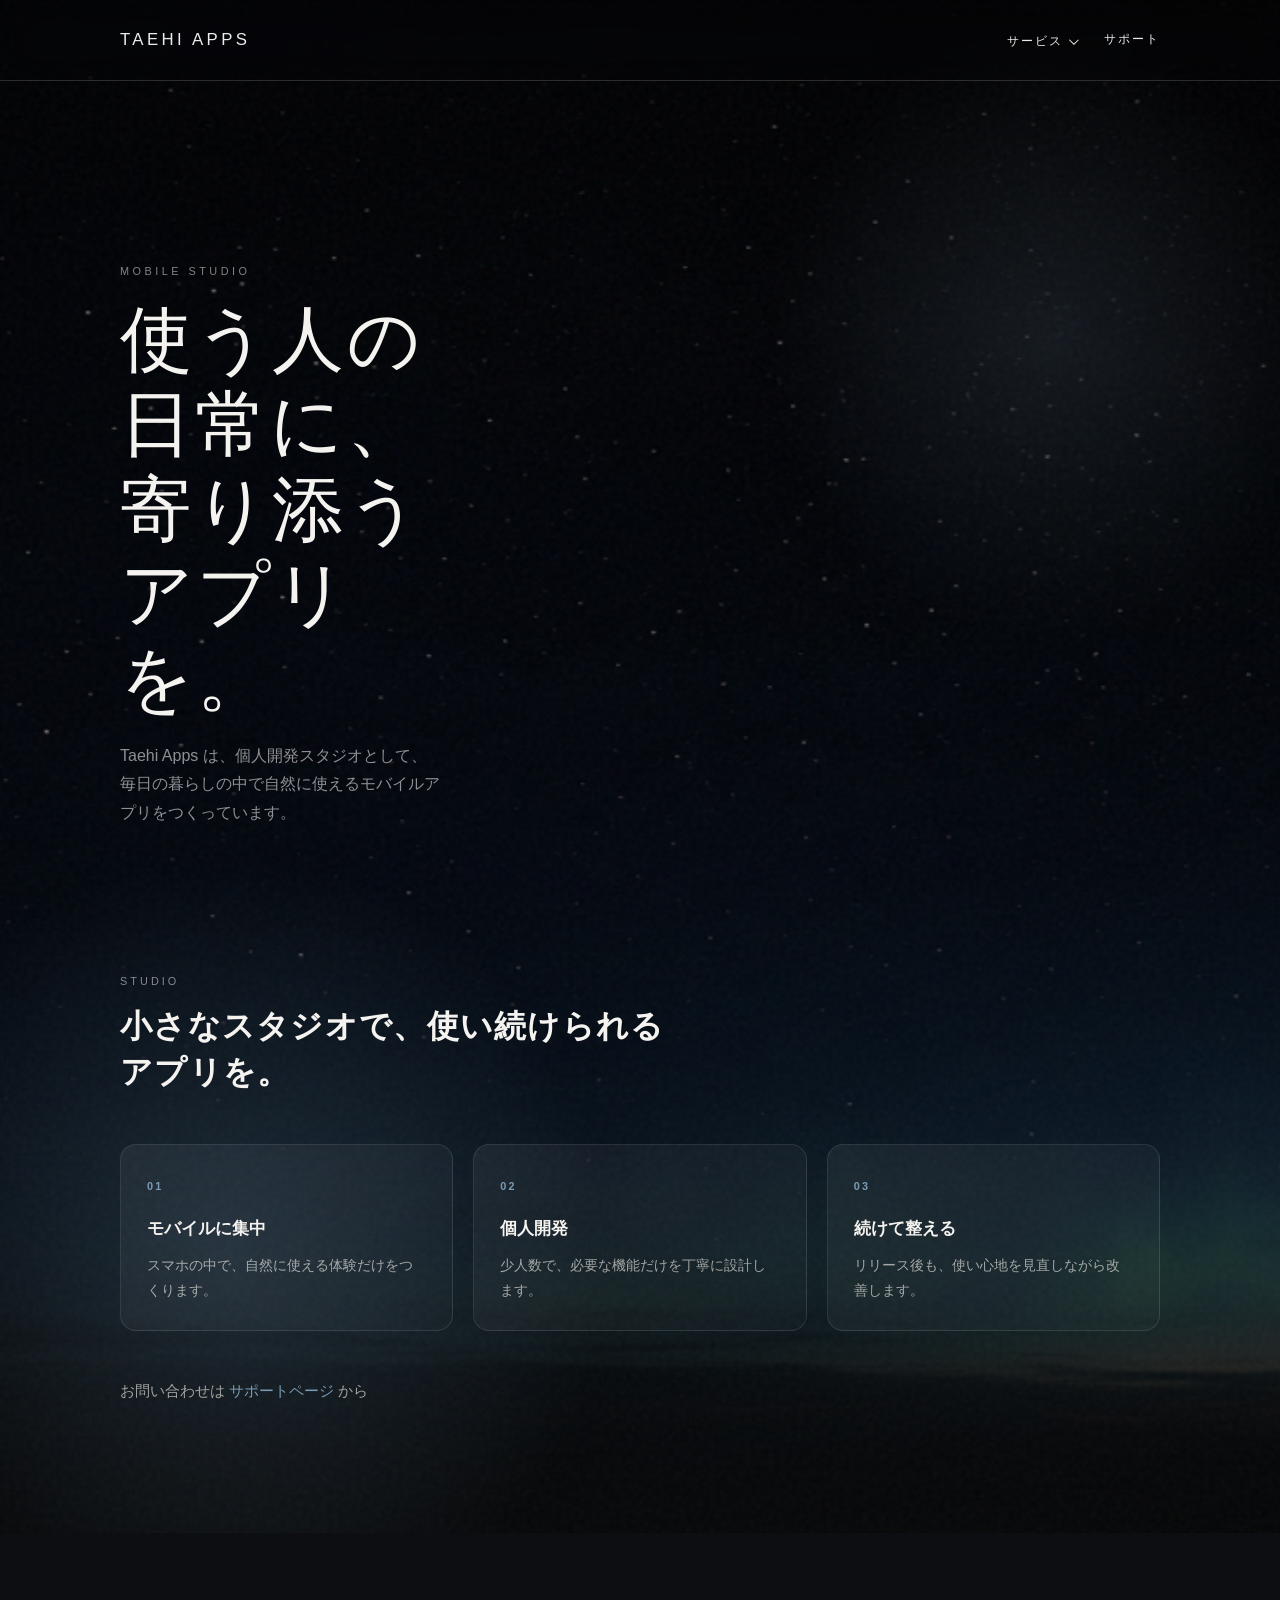
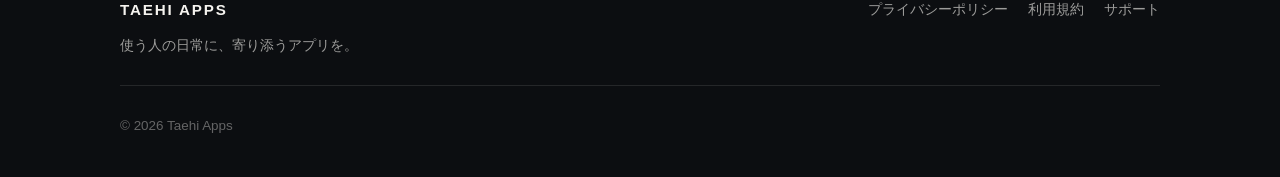
<file: index.html>
<!DOCTYPE html>
<html lang="ja">
<head>
  <meta charset="utf-8">
  <meta name="viewport" content="width=device-width, initial-scale=1">
  <title>Taehi Apps — 使う人の日常に、寄り添うアプリを。</title>
  <meta name="description" content="Taehi Apps は、毎日の暮らしの中で自然に使えるモバイルアプリをつくる個人開発スタジオです。">
  <link rel="stylesheet" href="/assets/site.css?v=18">
</head>
<body class="page-home">
  <header class="site-header site-header--overlay">
  <div class="site-header-inner">
    <a class="site-brand" href="/">Taehi Apps</a>
    <nav class="site-nav" aria-label="サイト内ナビゲーション">
      <div class="site-nav-dropdown" data-nav-dropdown>
        <button type="button" class="site-nav-trigger" aria-expanded="false" aria-haspopup="true" aria-controls="services-menu">
          サービス
          <span class="site-nav-chevron" aria-hidden="true"></span>
        </button>
        <ul class="site-nav-menu" id="services-menu" role="menu">
        <li role="none"><a href="/soranikki/" class="site-nav-menu-link" role="menuitem">そらにっき</a></li>
        </ul>
      </div>
      <a href="/support/" class="site-nav-link">サポート</a>
    </nav>
  </div>
</header>
  <main class="page-main page-home">
  <div class="home-intro">
    <div class="home-intro-backdrop" aria-hidden="true">
      <div class="home-intro-backdrop-image" style="background-image: url('/assets/hero-home.png')"></div>
      <div class="home-intro-backdrop-vignette"></div>
      <div class="home-intro-backdrop-glow"></div>
      <div class="home-intro-backdrop-grain"></div>
    </div>
    <section class="hero-home hero-cinematic hero-cinematic--typo" aria-label="イントロ">
      <div class="hero-inner hero-inner--cinematic hero-inner--typo">
        <div class="hero-copy">
          <p class="hero-eyebrow hero-animate" style="--i: 0">Mobile Studio</p>
          <h1 class="hero-title hero-animate" style="--i: 1"><span class="hero-title-line">使う人の</span><span class="hero-title-line">日常に、</span><span class="hero-title-line">寄り添うアプリを。</span></h1>
          <p class="hero-lead hero-animate" style="--i: 2">Taehi Apps は、個人開発スタジオとして、毎日の暮らしの中で自然に使えるモバイルアプリをつくっています。</p>
        </div>
      </div>
    </section>
    <section class="studio-section studio-section--unified" id="studio">
    <div class="page-wrap studio-section-inner">
      <div class="section-intro reveal" data-reveal>
        <p class="section-eyebrow">Studio</p>
        <p class="studio-lead">小さなスタジオで、使い続けられるアプリを。</p>
      </div>
      <div class="studio-grid">
        <article class="studio-card reveal" data-reveal data-reveal-delay="1">
          <span class="studio-card-index">01</span>
          <h3>モバイルに集中</h3>
          <p>スマホの中で、自然に使える体験だけをつくります。</p>
        </article>
        <article class="studio-card reveal" data-reveal data-reveal-delay="2">
          <span class="studio-card-index">02</span>
          <h3>個人開発</h3>
          <p>少人数で、必要な機能だけを丁寧に設計します。</p>
        </article>
        <article class="studio-card reveal" data-reveal data-reveal-delay="3">
          <span class="studio-card-index">03</span>
          <h3>続けて整える</h3>
          <p>リリース後も、使い心地を見直しながら改善します。</p>
        </article>
      </div>
      <p class="studio-cta reveal" data-reveal>お問い合わせは <a href="/support/">サポートページ</a> から</p>
    </div>
    </section>
  </div>
</main>
  <footer class="site-footer site-footer--dark">
  <div class="site-footer-inner site-footer-inner--wide">
    <div class="site-footer-top">
      <div class="site-footer-brand-block">
        <p class="site-footer-brand">Taehi Apps</p>
        <p class="site-footer-tagline">使う人の日常に、寄り添うアプリを。</p>
      </div>
      <div class="site-footer-links">
        <a href="/privacy/">プライバシーポリシー</a>
        <a href="/terms/">利用規約</a>
        <a href="/support/">サポート</a>
      </div>
    </div>
    <p class="site-footer-copy">© 2026 Taehi Apps</p>
  </div>
</footer>
  <script src="/assets/site.js?v=6" defer></script>
  
</body>
</html>
</file>
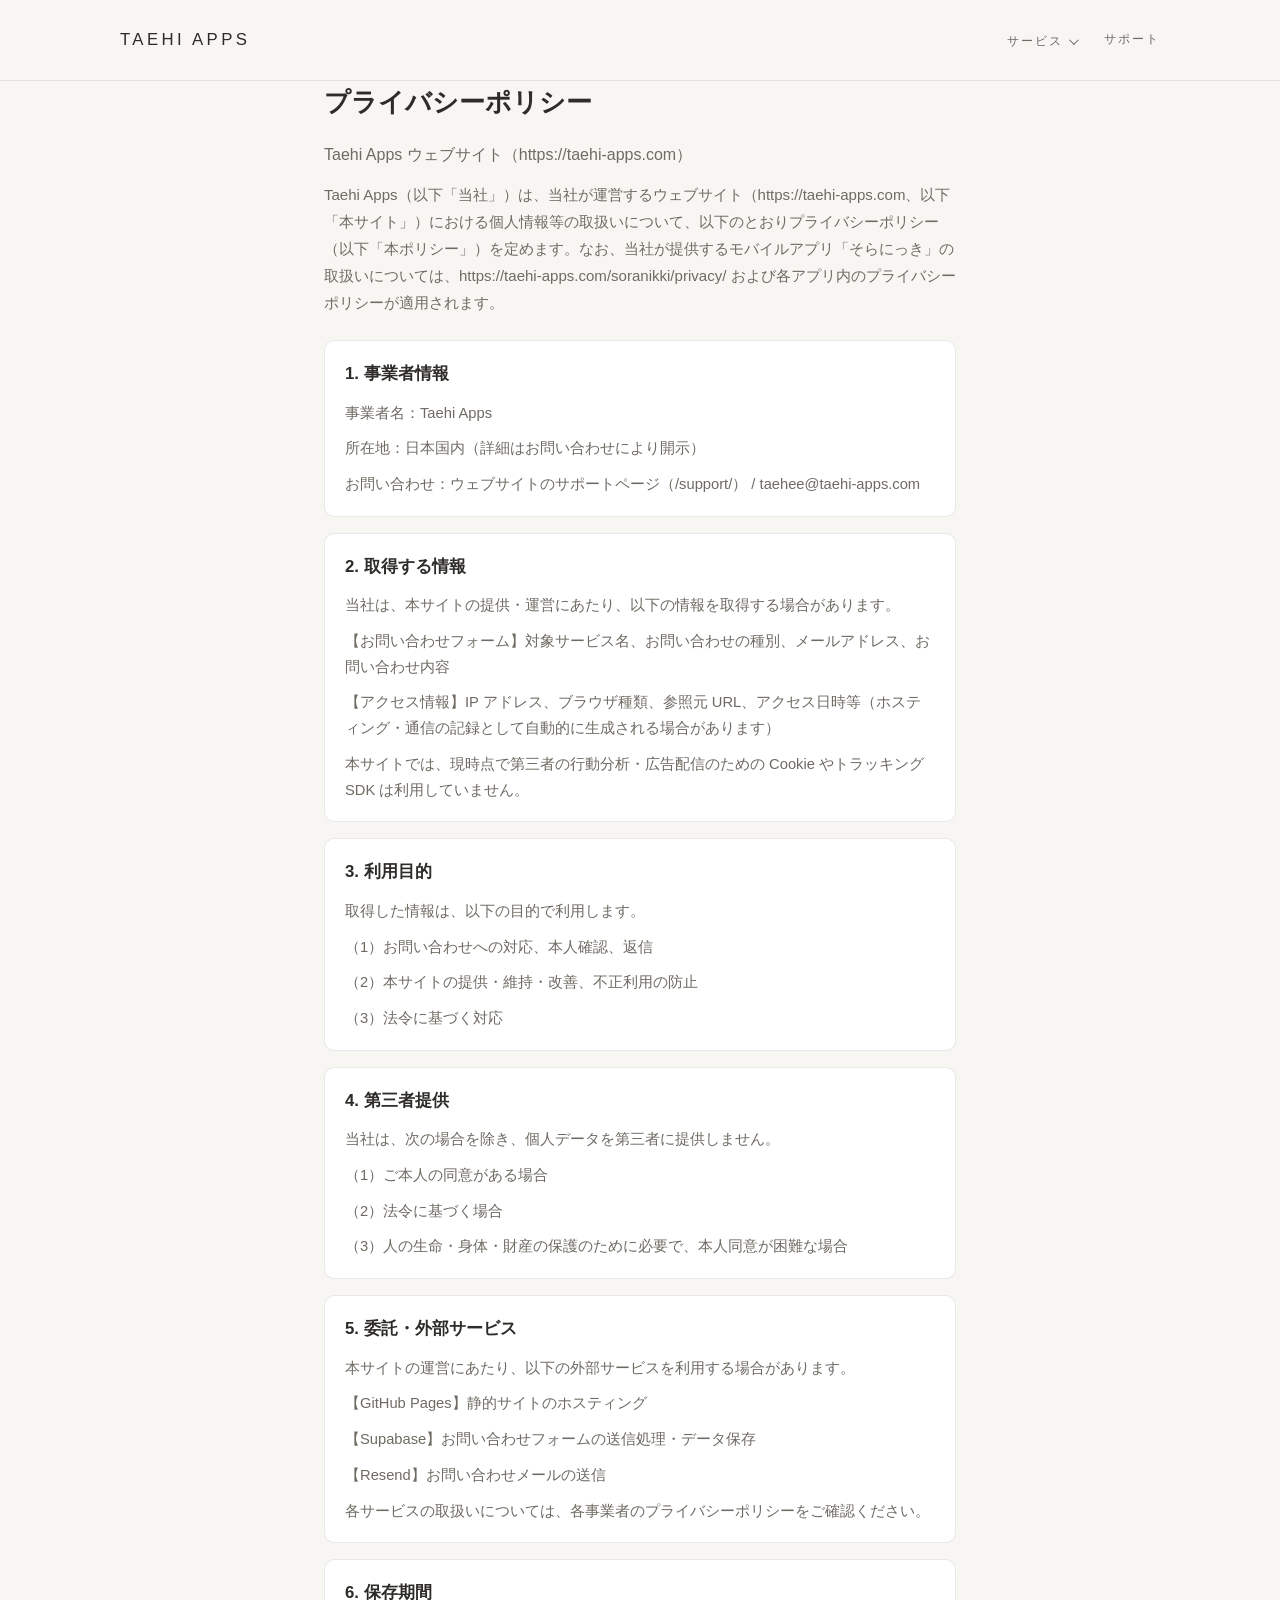
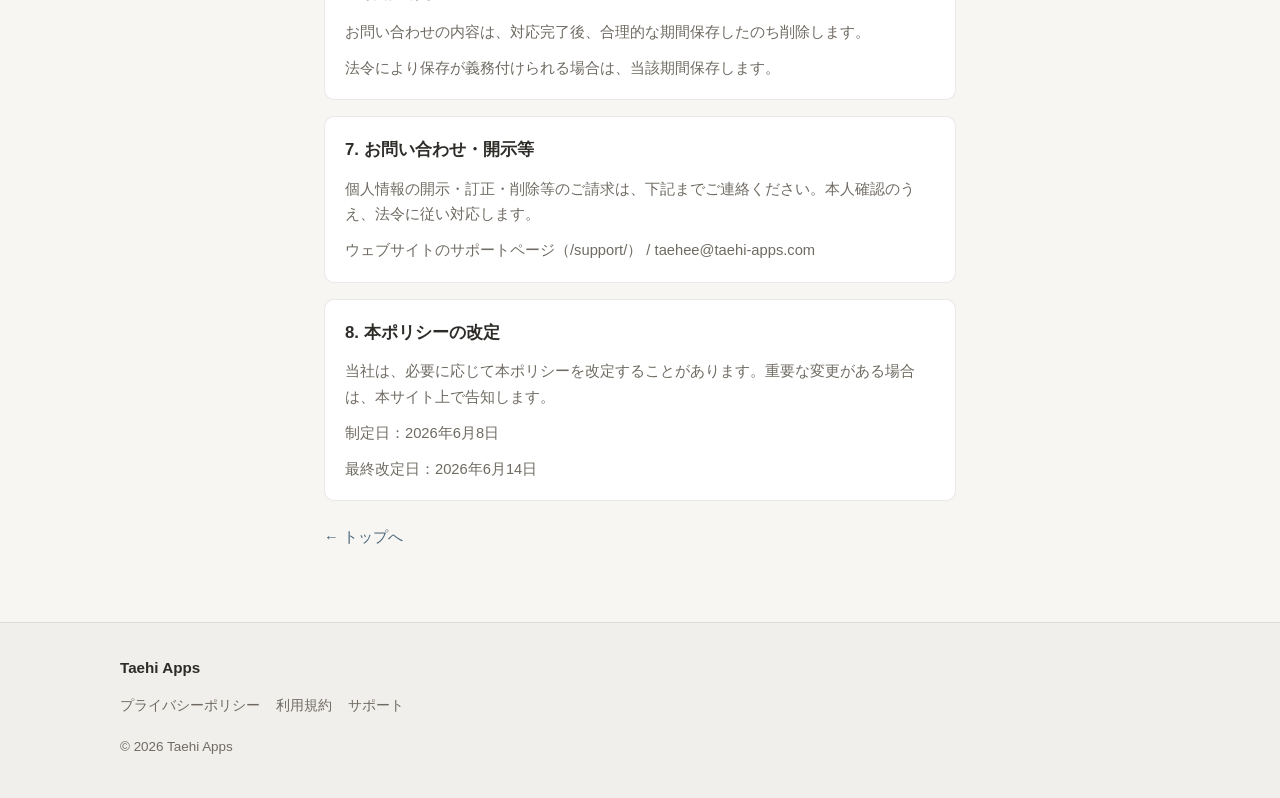
<file: privacy/index.html>
<!DOCTYPE html>
<html lang="ja">
<head>
  <meta charset="utf-8">
  <meta name="viewport" content="width=device-width, initial-scale=1">
  <title>プライバシーポリシー | Taehi Apps</title>
  <meta name="description" content="Taehi Apps ウェブサイトのプライバシーポリシー">
  <link rel="stylesheet" href="/assets/site.css?v=18">
</head>
<body>
  <header class="site-header">
  <div class="site-header-inner">
    <a class="site-brand" href="/">Taehi Apps</a>
    <nav class="site-nav" aria-label="サイト内ナビゲーション">
      <div class="site-nav-dropdown" data-nav-dropdown>
        <button type="button" class="site-nav-trigger" aria-expanded="false" aria-haspopup="true" aria-controls="services-menu">
          サービス
          <span class="site-nav-chevron" aria-hidden="true"></span>
        </button>
        <ul class="site-nav-menu" id="services-menu" role="menu">
        <li role="none"><a href="/soranikki/" class="site-nav-menu-link" role="menuitem">そらにっき</a></li>
        </ul>
      </div>
      <a href="/support/" class="site-nav-link">サポート</a>
    </nav>
  </div>
</header>
  <main class="page-main legal-main">
    <h1>プライバシーポリシー</h1>
    <p class="legal-meta">Taehi Apps ウェブサイト（https://taehi-apps.com）</p>
    <p class="legal-preamble">Taehi Apps（以下「当社」）は、当社が運営するウェブサイト（https://taehi-apps.com、以下「本サイト」）における個人情報等の取扱いについて、以下のとおりプライバシーポリシー（以下「本ポリシー」）を定めます。なお、当社が提供するモバイルアプリ「そらにっき」の取扱いについては、https://taehi-apps.com/soranikki/privacy/ および各アプリ内のプライバシーポリシーが適用されます。</p>
    <section class="legal-section"><h2>1. 事業者情報</h2><p>事業者名：Taehi Apps</p>
<p>所在地：日本国内（詳細はお問い合わせにより開示）</p>
<p>お問い合わせ：ウェブサイトのサポートページ（/support/） / taehee@taehi-apps.com</p></section>
<section class="legal-section"><h2>2. 取得する情報</h2><p>当社は、本サイトの提供・運営にあたり、以下の情報を取得する場合があります。</p>
<p>【お問い合わせフォーム】対象サービス名、お問い合わせの種別、メールアドレス、お問い合わせ内容</p>
<p>【アクセス情報】IP アドレス、ブラウザ種類、参照元 URL、アクセス日時等（ホスティング・通信の記録として自動的に生成される場合があります）</p>
<p>本サイトでは、現時点で第三者の行動分析・広告配信のための Cookie やトラッキング SDK は利用していません。</p></section>
<section class="legal-section"><h2>3. 利用目的</h2><p>取得した情報は、以下の目的で利用します。</p>
<p>（1）お問い合わせへの対応、本人確認、返信</p>
<p>（2）本サイトの提供・維持・改善、不正利用の防止</p>
<p>（3）法令に基づく対応</p></section>
<section class="legal-section"><h2>4. 第三者提供</h2><p>当社は、次の場合を除き、個人データを第三者に提供しません。</p>
<p>（1）ご本人の同意がある場合</p>
<p>（2）法令に基づく場合</p>
<p>（3）人の生命・身体・財産の保護のために必要で、本人同意が困難な場合</p></section>
<section class="legal-section"><h2>5. 委託・外部サービス</h2><p>本サイトの運営にあたり、以下の外部サービスを利用する場合があります。</p>
<p>【GitHub Pages】静的サイトのホスティング</p>
<p>【Supabase】お問い合わせフォームの送信処理・データ保存</p>
<p>【Resend】お問い合わせメールの送信</p>
<p>各サービスの取扱いについては、各事業者のプライバシーポリシーをご確認ください。</p></section>
<section class="legal-section"><h2>6. 保存期間</h2><p>お問い合わせの内容は、対応完了後、合理的な期間保存したのち削除します。</p>
<p>法令により保存が義務付けられる場合は、当該期間保存します。</p></section>
<section class="legal-section"><h2>7. お問い合わせ・開示等</h2><p>個人情報の開示・訂正・削除等のご請求は、下記までご連絡ください。本人確認のうえ、法令に従い対応します。</p>
<p>ウェブサイトのサポートページ（/support/） / taehee@taehi-apps.com</p></section>
<section class="legal-section"><h2>8. 本ポリシーの改定</h2><p>当社は、必要に応じて本ポリシーを改定することがあります。重要な変更がある場合は、本サイト上で告知します。</p>
<p>制定日：2026年6月8日</p>
<p>最終改定日：2026年6月14日</p></section>
    <p class="legal-back"><a href="/">← トップへ</a></p>
  </main>
  <footer class="site-footer">
  <div class="site-footer-inner">
    <p class="site-footer-brand">Taehi Apps</p>
    <div class="site-footer-links">
      <a href="/privacy/">プライバシーポリシー</a>
      <a href="/terms/">利用規約</a>
      <a href="/support/">サポート</a>
    </div>
    <p class="site-footer-copy">© 2026 Taehi Apps</p>
  </div>
</footer>
  <script src="/assets/site.js?v=6" defer></script>
  
</body>
</html>
</file>
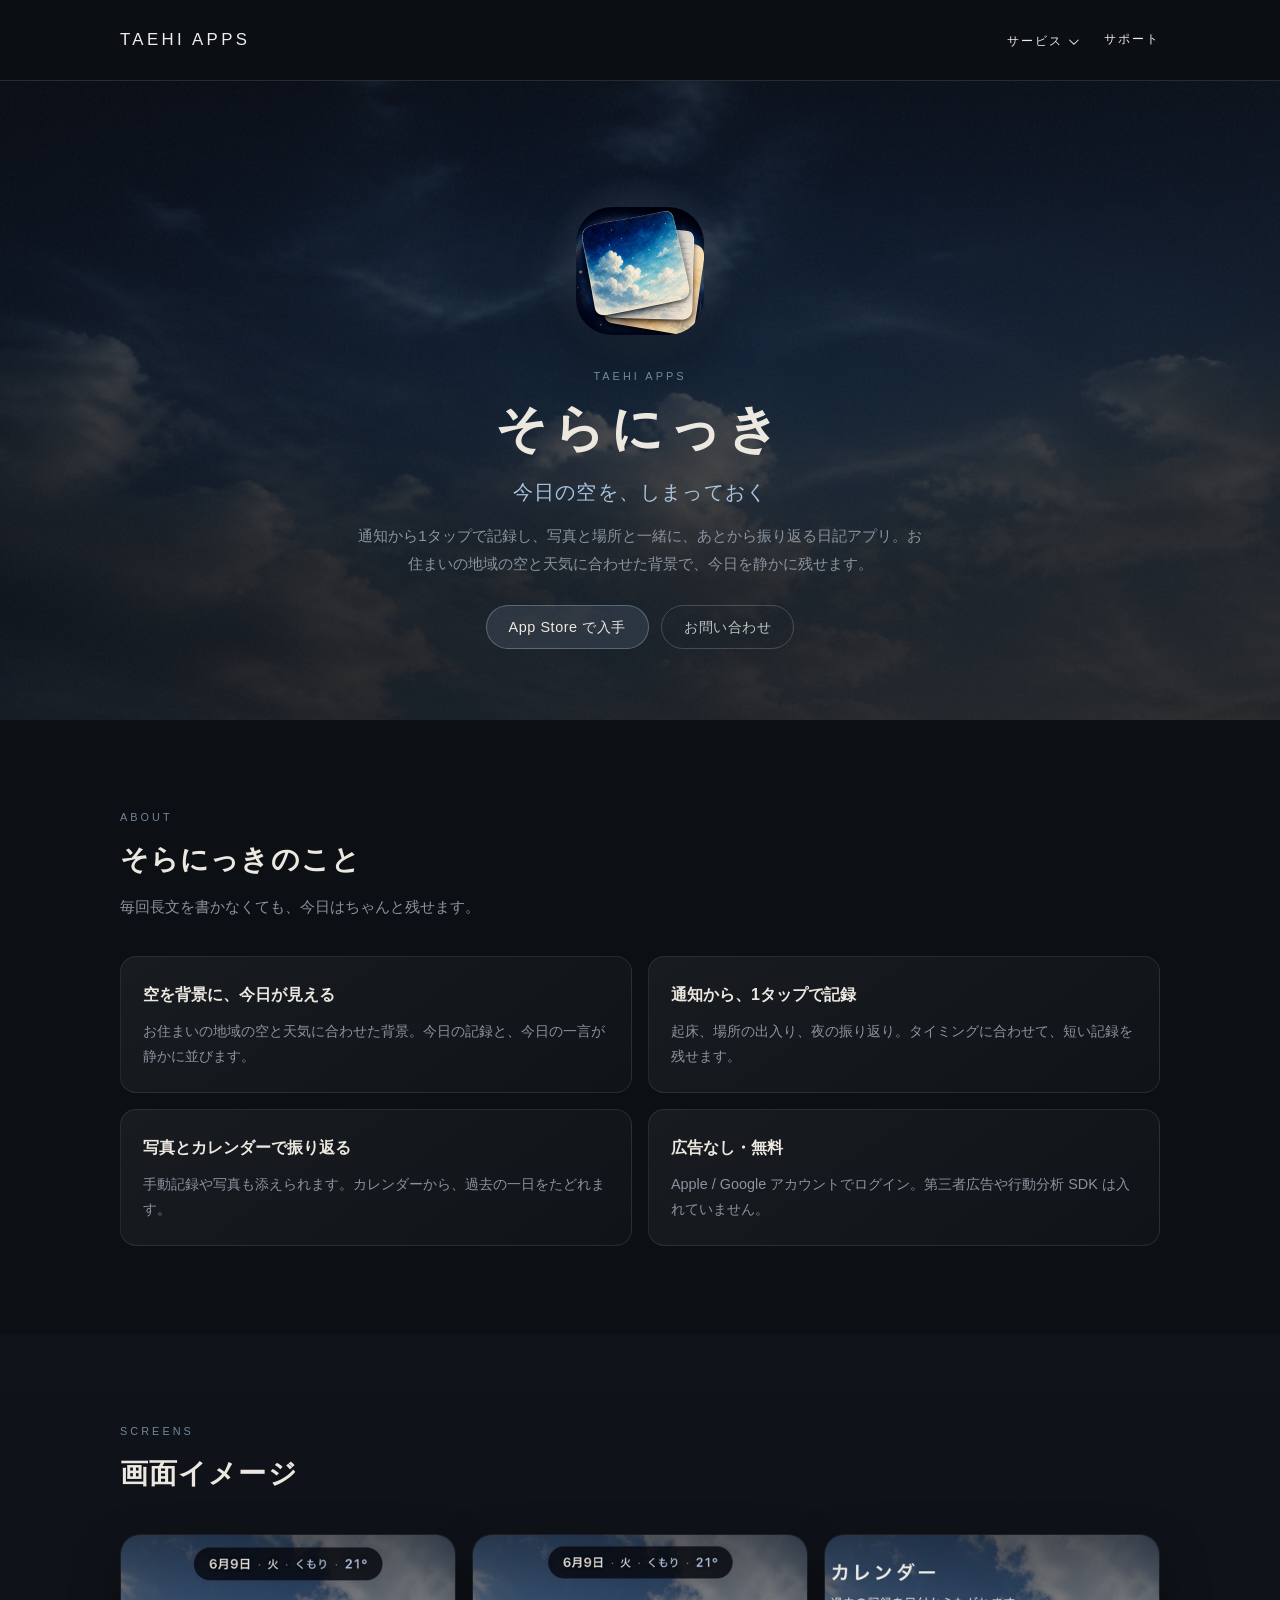
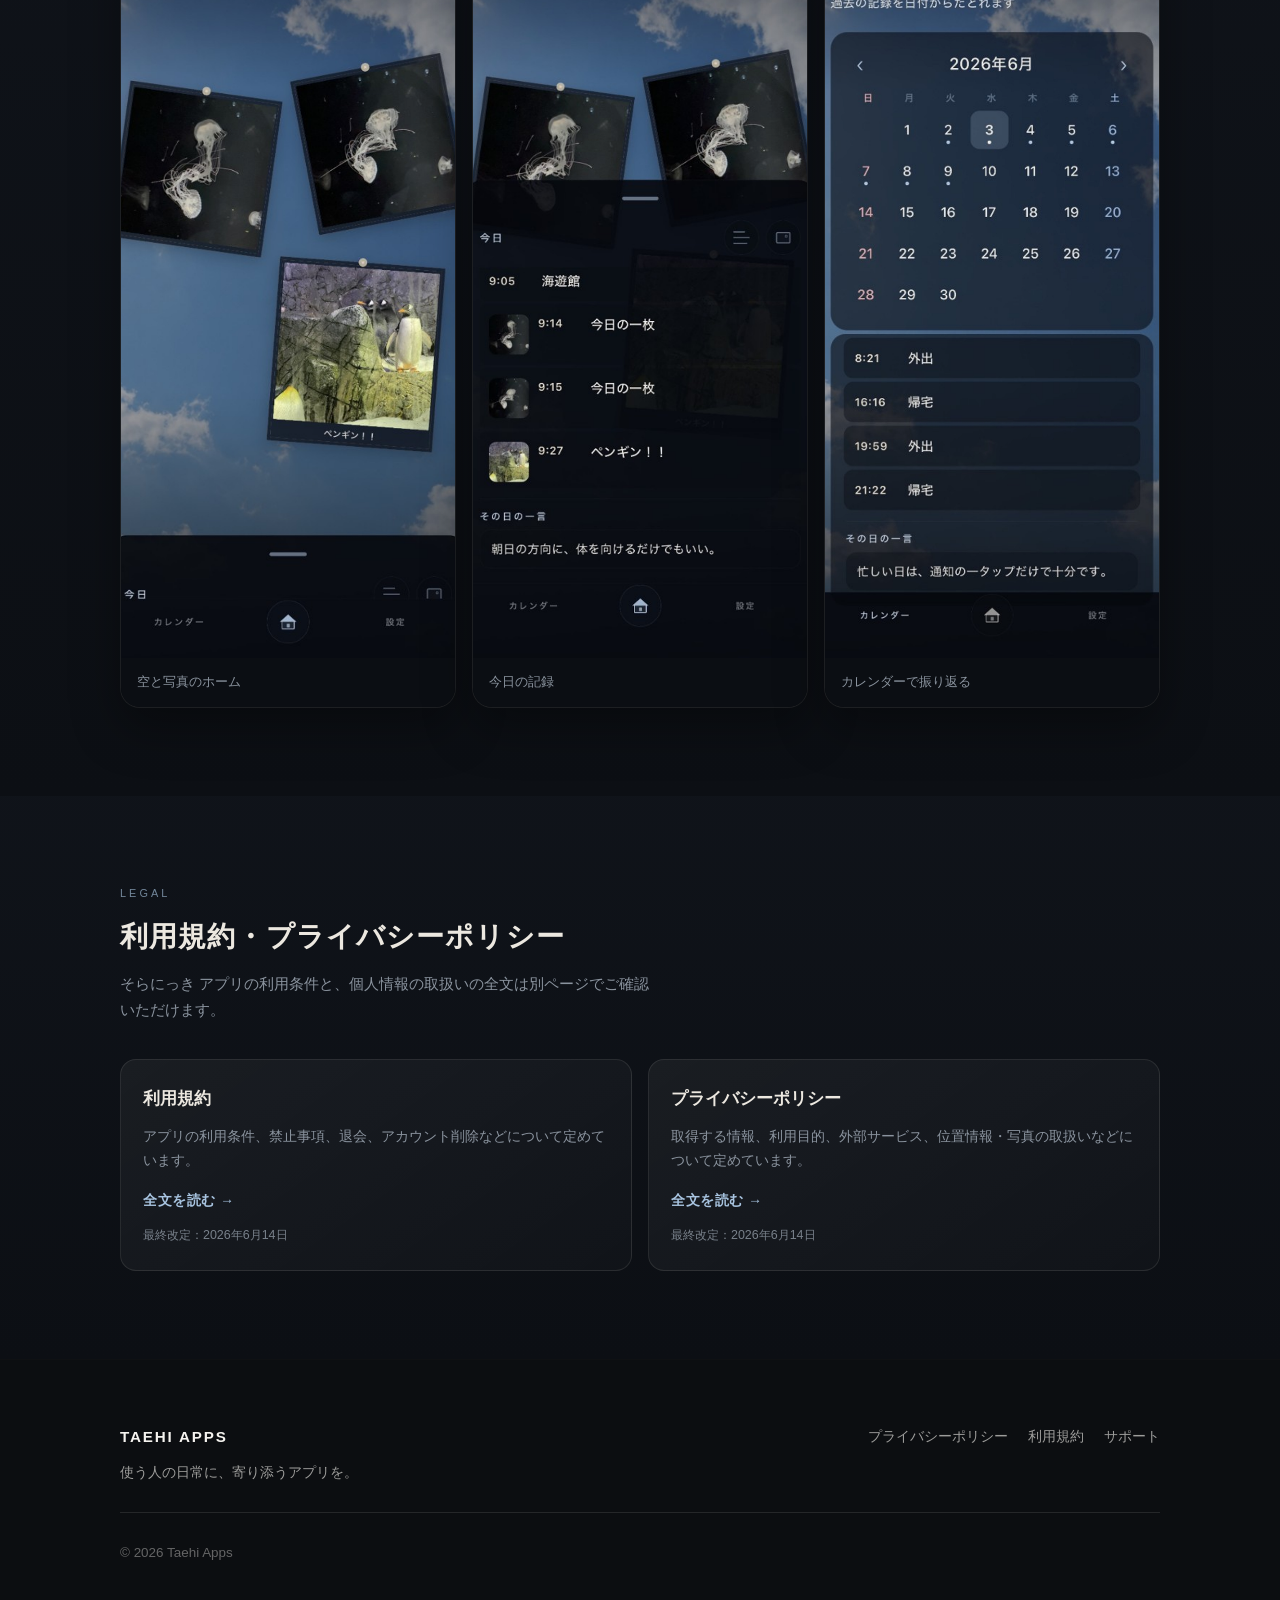
<file: soranikki/index.html>
<!DOCTYPE html>
<html lang="ja">
<head>
  <meta charset="utf-8">
  <meta name="viewport" content="width=device-width, initial-scale=1">
  <title>そらにっき — 今日の空を、しまっておく | Taehi Apps</title>
  <meta name="description" content="そらにっきは、空を背景に毎日を静かに残す日記アプリです。">
  <link rel="stylesheet" href="/assets/site.css?v=18">
</head>
<body class="page-soranikki">
  <header class="site-header">
  <div class="site-header-inner">
    <a class="site-brand" href="/">Taehi Apps</a>
    <nav class="site-nav" aria-label="サイト内ナビゲーション">
      <div class="site-nav-dropdown" data-nav-dropdown>
        <button type="button" class="site-nav-trigger" aria-expanded="false" aria-haspopup="true" aria-controls="services-menu">
          サービス
          <span class="site-nav-chevron" aria-hidden="true"></span>
        </button>
        <ul class="site-nav-menu" id="services-menu" role="menu">
        <li role="none"><a href="/soranikki/" class="site-nav-menu-link" role="menuitem">そらにっき</a></li>
        </ul>
      </div>
      <a href="/support/" class="site-nav-link">サポート</a>
    </nav>
  </div>
</header>
  <main class="page-main page-soranikki-main">
  <section class="soranikki-hero" aria-label="そらにっき">
    <div class="soranikki-hero-backdrop" aria-hidden="true">
      <div class="soranikki-hero-backdrop-image" style="background-image: url('/assets/soranikki-hero.png')"></div>
      <div class="soranikki-hero-backdrop-overlay"></div>
      <div class="soranikki-hero-backdrop-grain"></div>
    </div>
    <div class="soranikki-hero-inner">
      <div class="soranikki-hero-visual"><div class="soranikki-hero-icon-wrap">
          <div class="soranikki-hero-icon-glow" aria-hidden="true"></div>
          <img class="soranikki-hero-icon" src="/assets/services/soranikki-icon.png?v=2" alt="そらにっき" width="128" height="128" decoding="async">
        </div></div>
      <div class="soranikki-hero-copy">
        <p class="soranikki-hero-eyebrow">Taehi Apps</p>
        <h1 class="soranikki-hero-title">そらにっき</h1>
        <p class="soranikki-hero-tagline">今日の空を、しまっておく</p>
        <p class="soranikki-hero-lead">通知から1タップで記録し、写真と場所と一緒に、あとから振り返る日記アプリ。お住まいの地域の空と天気に合わせた背景で、今日を静かに残せます。</p>
        <div class="soranikki-hero-actions">
          <a class="soranikki-btn" href="https://apps.apple.com/jp/app/id6774410960" target="_blank" rel="noopener noreferrer">App Store で入手</a>
          <a class="soranikki-btn soranikki-btn--muted" href="/support/">お問い合わせ</a>
        </div>
      </div>
    </div>
  </section>

  <section class="soranikki-section" aria-labelledby="soranikki-about-heading">
    <div class="soranikki-section-head">
      <p class="soranikki-section-eyebrow">About</p>
      <h2 class="soranikki-section-title" id="soranikki-about-heading">そらにっきのこと</h2>
      <p class="soranikki-section-lead">毎回長文を書かなくても、今日はちゃんと残せます。</p>
    </div>
    <div class="soranikki-feature-grid">
      <article class="soranikki-feature-card">
        <h3>空を背景に、今日が見える</h3>
        <p>お住まいの地域の空と天気に合わせた背景。今日の記録と、今日の一言が静かに並びます。</p>
      </article>
      <article class="soranikki-feature-card">
        <h3>通知から、1タップで記録</h3>
        <p>起床、場所の出入り、夜の振り返り。タイミングに合わせて、短い記録を残せます。</p>
      </article>
      <article class="soranikki-feature-card">
        <h3>写真とカレンダーで振り返る</h3>
        <p>手動記録や写真も添えられます。カレンダーから、過去の一日をたどれます。</p>
      </article>
      <article class="soranikki-feature-card">
        <h3>広告なし・無料</h3>
        <p>Apple / Google アカウントでログイン。第三者広告や行動分析 SDK は入れていません。</p>
      </article>
    </div>
  </section>

  <section class="soranikki-section soranikki-section--elevated" aria-labelledby="soranikki-shots-heading">
      <div class="soranikki-section-head">
        <p class="soranikki-section-eyebrow">Screens</p>
        <h2 class="soranikki-section-title" id="soranikki-shots-heading">画面イメージ</h2>
      </div>
      <div class="soranikki-shot-grid">
        <figure class="soranikki-shot-card">
          <img src="/assets/screenshots/01-home-sky.png" alt="空と写真のホーム" width="320" height="693" loading="lazy">
          <figcaption>空と写真のホーム</figcaption>
        </figure>
        <figure class="soranikki-shot-card">
          <img src="/assets/screenshots/02-home-today.png" alt="今日の記録" width="320" height="693" loading="lazy">
          <figcaption>今日の記録</figcaption>
        </figure>
        <figure class="soranikki-shot-card">
          <img src="/assets/screenshots/03-calendar.png" alt="カレンダーで振り返る" width="320" height="693" loading="lazy">
          <figcaption>カレンダーで振り返る</figcaption>
        </figure>
      </div>
    </section>

  <section class="soranikki-section soranikki-section--elevated" aria-labelledby="soranikki-legal-heading">
    <div class="soranikki-section-head">
      <p class="soranikki-section-eyebrow">Legal</p>
      <h2 class="soranikki-section-title" id="soranikki-legal-heading">利用規約・プライバシーポリシー</h2>
      <p class="soranikki-section-lead">そらにっき アプリの利用条件と、個人情報の取扱いの全文は別ページでご確認いただけます。</p>
    </div>
    <div class="soranikki-legal-cards">
      <a class="soranikki-legal-card" href="/soranikki/terms/">
        <h3>利用規約</h3>
        <p>アプリの利用条件、禁止事項、退会、アカウント削除などについて定めています。</p>
        <span class="soranikki-legal-card-more">全文を読む <span aria-hidden="true">→</span></span>
        <span class="soranikki-legal-card-date">最終改定：2026年6月14日</span>
      </a>
      <a class="soranikki-legal-card" href="/soranikki/privacy/">
        <h3>プライバシーポリシー</h3>
        <p>取得する情報、利用目的、外部サービス、位置情報・写真の取扱いなどについて定めています。</p>
        <span class="soranikki-legal-card-more">全文を読む <span aria-hidden="true">→</span></span>
        <span class="soranikki-legal-card-date">最終改定：2026年6月14日</span>
      </a>
    </div>
  </section>
</main>
  <footer class="site-footer site-footer--dark">
  <div class="site-footer-inner site-footer-inner--wide">
    <div class="site-footer-top">
      <div class="site-footer-brand-block">
        <p class="site-footer-brand">Taehi Apps</p>
        <p class="site-footer-tagline">使う人の日常に、寄り添うアプリを。</p>
      </div>
      <div class="site-footer-links">
        <a href="/privacy/">プライバシーポリシー</a>
        <a href="/terms/">利用規約</a>
        <a href="/support/">サポート</a>
      </div>
    </div>
    <p class="site-footer-copy">© 2026 Taehi Apps</p>
  </div>
</footer>
  <script src="/assets/site.js?v=6" defer></script>
  
</body>
</html>
</file>
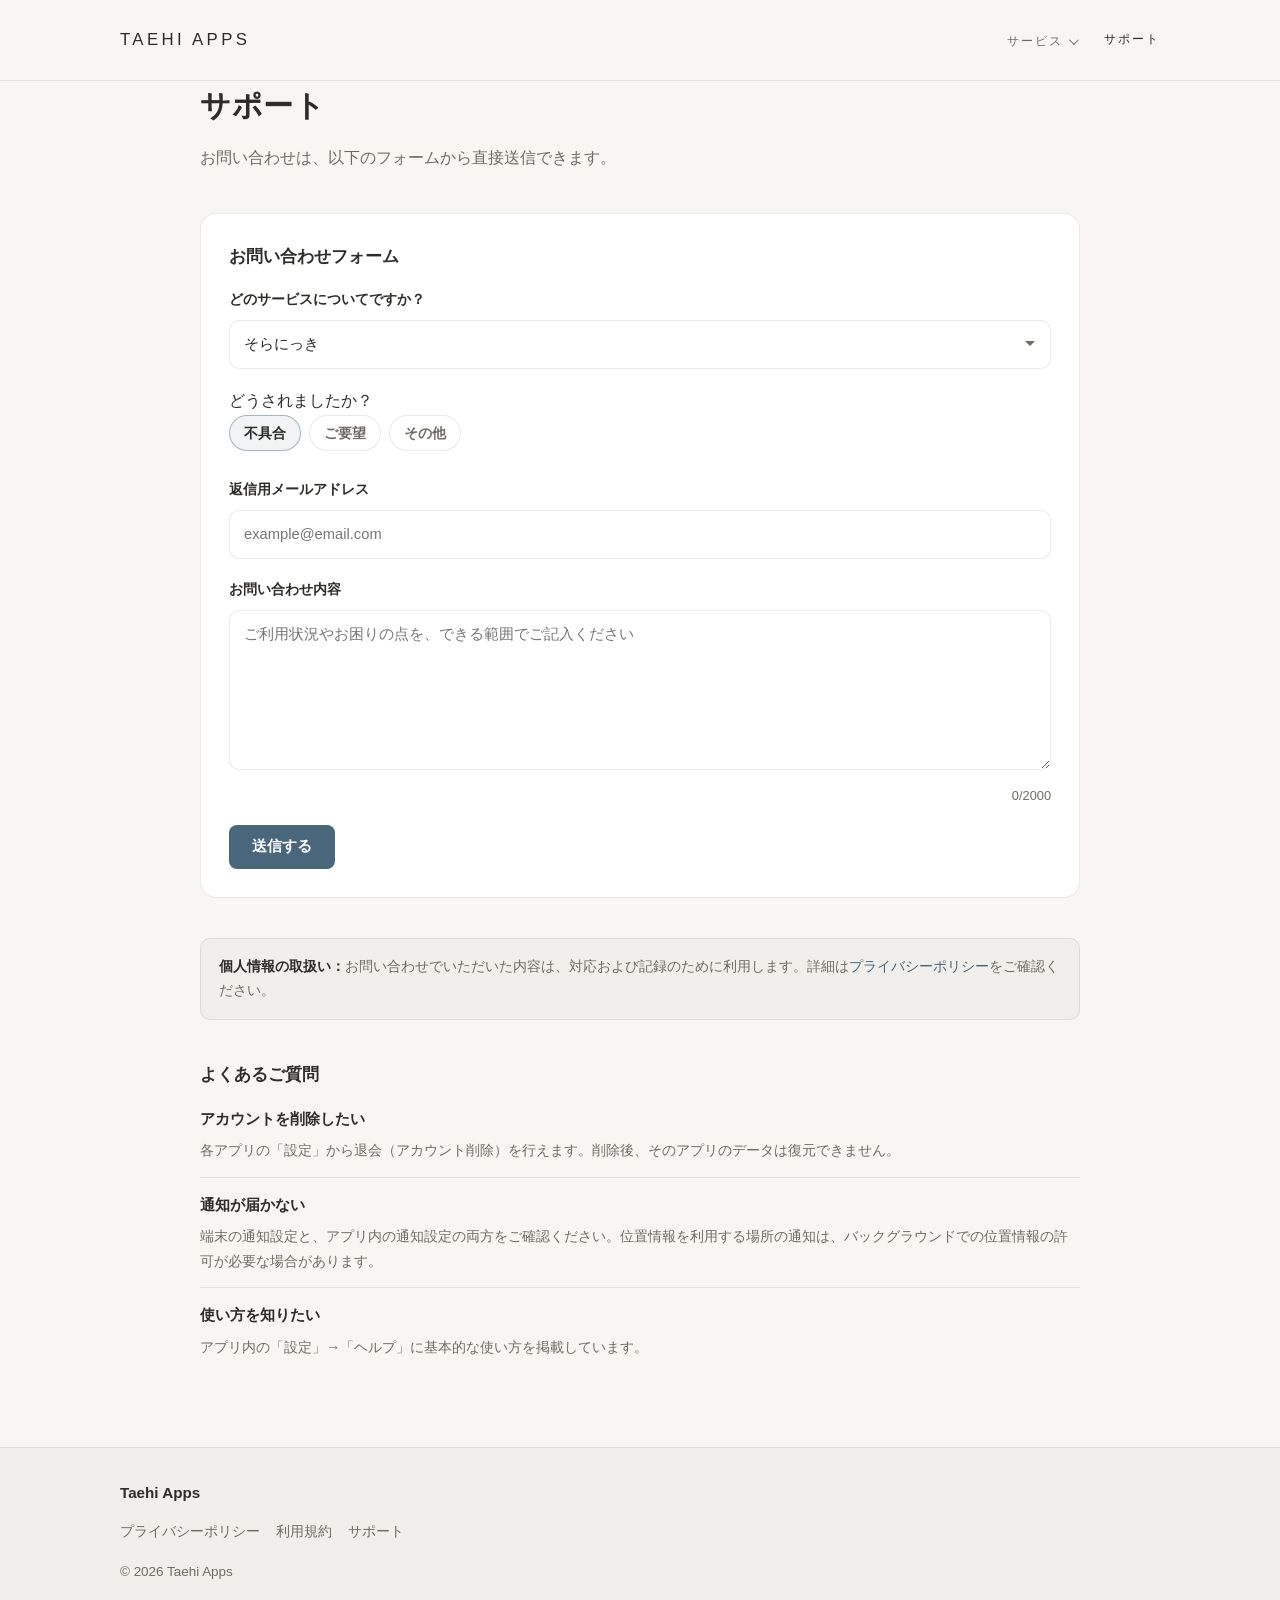
<file: support/index.html>
<!DOCTYPE html>
<html lang="ja">
<head>
  <meta charset="utf-8">
  <meta name="viewport" content="width=device-width, initial-scale=1">
  <title>サポート | Taehi Apps</title>
  <meta name="description" content="Taehi Apps・そらにっきのサポート・お問い合わせ窓口です。">
  <link rel="stylesheet" href="/assets/site.css?v=18">
</head>
<body>
  <header class="site-header">
  <div class="site-header-inner">
    <a class="site-brand" href="/">Taehi Apps</a>
    <nav class="site-nav" aria-label="サイト内ナビゲーション">
      <div class="site-nav-dropdown" data-nav-dropdown>
        <button type="button" class="site-nav-trigger" aria-expanded="false" aria-haspopup="true" aria-controls="services-menu">
          サービス
          <span class="site-nav-chevron" aria-hidden="true"></span>
        </button>
        <ul class="site-nav-menu" id="services-menu" role="menu">
        <li role="none"><a href="/soranikki/" class="site-nav-menu-link" role="menuitem">そらにっき</a></li>
        </ul>
      </div>
      <a href="/support/" class="site-nav-link is-active">サポート</a>
    </nav>
  </div>
</header>
  <main class="page-main support-main">
    <h1>サポート</h1>
    <p class="support-lead">お問い合わせは、以下のフォームから直接送信できます。</p>

    <div class="support-flow" data-support-root>
      <section class="support-form-panel" data-support-panel="form">
        <h2>お問い合わせフォーム</h2>
        <form data-support-form novalidate>
          <div class="support-honeypot" aria-hidden="true">
            <label for="support-website">Website</label>
            <input id="support-website" type="text" name="website" tabindex="-1" autocomplete="off">
          </div>
          <div class="support-field">
            <label for="support-service">どのサービスについてですか？</label>
            <select id="support-service" name="service" required data-support-service>
              <option value="soranikki">そらにっき</option>
            </select>
          </div>
          <div class="support-field">
            <span class="support-field-label">どうされましたか？</span>
            <div class="support-chip-group" data-support-categories></div>
          </div>
          <div class="support-field">
            <label for="support-email">返信用メールアドレス</label>
            <input id="support-email" type="email" name="email" required autocomplete="email" placeholder="example@email.com">
          </div>
          <div class="support-field">
            <label for="support-message">お問い合わせ内容</label>
            <textarea id="support-message" name="message" maxlength="2000" required placeholder="ご利用状況やお困りの点を、できる範囲でご記入ください"></textarea>
            <p class="support-counter"><span data-support-message-count>0</span>/2000</p>
          </div>
          <div class="support-error" data-support-error hidden>
            <p data-support-error-text></p>
          </div>
          <button type="submit" class="support-submit" data-support-submit>送信する</button>
        </form>
      </section>

      <section class="support-done" data-support-panel="done" hidden>
        <h2 class="support-done-title">お問い合わせを受け付けました</h2>
        <p>受付確認メールをお送りしました（届かない場合は迷惑メールフォルダもご確認ください）。</p>
        <p class="support-done-id">受付番号：<code data-support-done-id></code></p>
        <p class="support-done-warning" data-support-done-warning hidden></p>
        <button type="button" class="support-submit" data-support-new>別のお問い合わせを送る</button>
      </section>
    </div>

    <p class="support-note"><strong>個人情報の取扱い：</strong>お問い合わせでいただいた内容は、対応および記録のために利用します。詳細は<a href="/privacy/">プライバシーポリシー</a>をご確認ください。</p>

    <section class="support-faq" aria-labelledby="support-faq-heading">
      <h2 id="support-faq-heading">よくあるご質問</h2>
      <div class="support-faq-item">
        <h3>アカウントを削除したい</h3>
        <p>各アプリの「設定」から退会（アカウント削除）を行えます。削除後、そのアプリのデータは復元できません。</p>
      </div>
      <div class="support-faq-item">
        <h3>通知が届かない</h3>
        <p>端末の通知設定と、アプリ内の通知設定の両方をご確認ください。位置情報を利用する場所の通知は、バックグラウンドでの位置情報の許可が必要な場合があります。</p>
      </div>
      <div class="support-faq-item">
        <h3>使い方を知りたい</h3>
        <p>アプリ内の「設定」→「ヘルプ」に基本的な使い方を掲載しています。</p>
      </div>
    </section>
  </main>
  <footer class="site-footer">
  <div class="site-footer-inner">
    <p class="site-footer-brand">Taehi Apps</p>
    <div class="site-footer-links">
      <a href="/privacy/">プライバシーポリシー</a>
      <a href="/terms/">利用規約</a>
      <a href="/support/">サポート</a>
    </div>
    <p class="site-footer-copy">© 2026 Taehi Apps</p>
  </div>
</footer>
  <script src="/assets/site.js?v=6" defer></script>
  <script src="/assets/support-config.js" defer></script>
  <script src="/assets/support.js?v=2" defer></script>
</body>
</html>
</file>
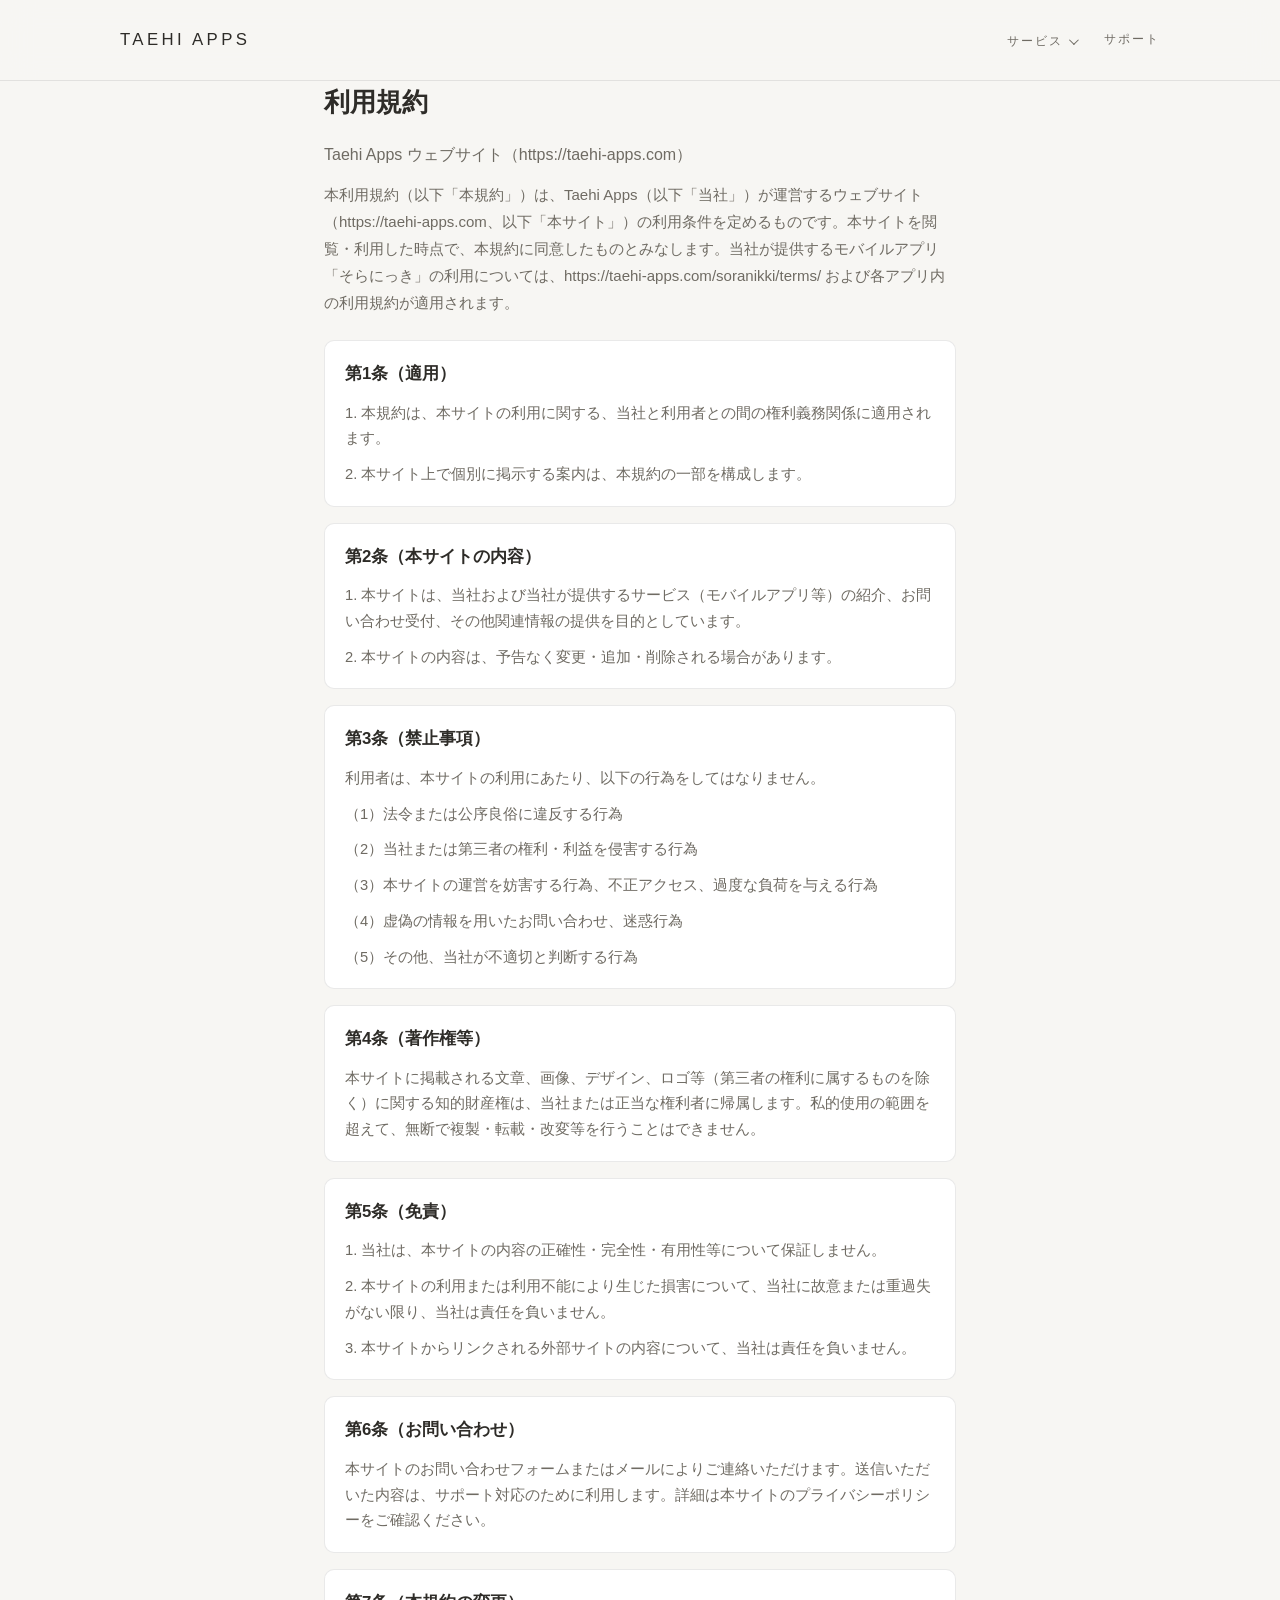
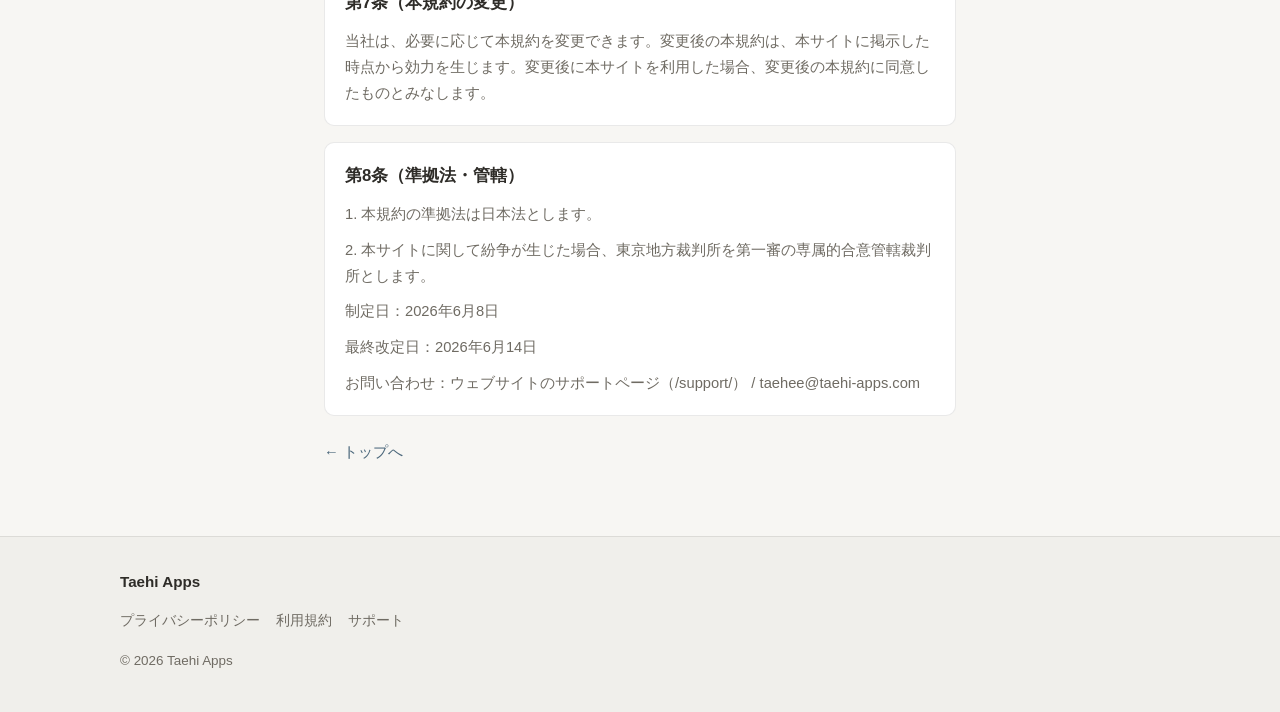
<file: terms/index.html>
<!DOCTYPE html>
<html lang="ja">
<head>
  <meta charset="utf-8">
  <meta name="viewport" content="width=device-width, initial-scale=1">
  <title>利用規約 | Taehi Apps</title>
  <meta name="description" content="Taehi Apps ウェブサイトの利用規約">
  <link rel="stylesheet" href="/assets/site.css?v=18">
</head>
<body>
  <header class="site-header">
  <div class="site-header-inner">
    <a class="site-brand" href="/">Taehi Apps</a>
    <nav class="site-nav" aria-label="サイト内ナビゲーション">
      <div class="site-nav-dropdown" data-nav-dropdown>
        <button type="button" class="site-nav-trigger" aria-expanded="false" aria-haspopup="true" aria-controls="services-menu">
          サービス
          <span class="site-nav-chevron" aria-hidden="true"></span>
        </button>
        <ul class="site-nav-menu" id="services-menu" role="menu">
        <li role="none"><a href="/soranikki/" class="site-nav-menu-link" role="menuitem">そらにっき</a></li>
        </ul>
      </div>
      <a href="/support/" class="site-nav-link">サポート</a>
    </nav>
  </div>
</header>
  <main class="page-main legal-main">
    <h1>利用規約</h1>
    <p class="legal-meta">Taehi Apps ウェブサイト（https://taehi-apps.com）</p>
    <p class="legal-preamble">本利用規約（以下「本規約」）は、Taehi Apps（以下「当社」）が運営するウェブサイト（https://taehi-apps.com、以下「本サイト」）の利用条件を定めるものです。本サイトを閲覧・利用した時点で、本規約に同意したものとみなします。当社が提供するモバイルアプリ「そらにっき」の利用については、https://taehi-apps.com/soranikki/terms/ および各アプリ内の利用規約が適用されます。</p>
    <section class="legal-section"><h2>第1条（適用）</h2><p>1. 本規約は、本サイトの利用に関する、当社と利用者との間の権利義務関係に適用されます。</p>
<p>2. 本サイト上で個別に掲示する案内は、本規約の一部を構成します。</p></section>
<section class="legal-section"><h2>第2条（本サイトの内容）</h2><p>1. 本サイトは、当社および当社が提供するサービス（モバイルアプリ等）の紹介、お問い合わせ受付、その他関連情報の提供を目的としています。</p>
<p>2. 本サイトの内容は、予告なく変更・追加・削除される場合があります。</p></section>
<section class="legal-section"><h2>第3条（禁止事項）</h2><p>利用者は、本サイトの利用にあたり、以下の行為をしてはなりません。</p>
<p>（1）法令または公序良俗に違反する行為</p>
<p>（2）当社または第三者の権利・利益を侵害する行為</p>
<p>（3）本サイトの運営を妨害する行為、不正アクセス、過度な負荷を与える行為</p>
<p>（4）虚偽の情報を用いたお問い合わせ、迷惑行為</p>
<p>（5）その他、当社が不適切と判断する行為</p></section>
<section class="legal-section"><h2>第4条（著作権等）</h2><p>本サイトに掲載される文章、画像、デザイン、ロゴ等（第三者の権利に属するものを除く）に関する知的財産権は、当社または正当な権利者に帰属します。私的使用の範囲を超えて、無断で複製・転載・改変等を行うことはできません。</p></section>
<section class="legal-section"><h2>第5条（免責）</h2><p>1. 当社は、本サイトの内容の正確性・完全性・有用性等について保証しません。</p>
<p>2. 本サイトの利用または利用不能により生じた損害について、当社に故意または重過失がない限り、当社は責任を負いません。</p>
<p>3. 本サイトからリンクされる外部サイトの内容について、当社は責任を負いません。</p></section>
<section class="legal-section"><h2>第6条（お問い合わせ）</h2><p>本サイトのお問い合わせフォームまたはメールによりご連絡いただけます。送信いただいた内容は、サポート対応のために利用します。詳細は本サイトのプライバシーポリシーをご確認ください。</p></section>
<section class="legal-section"><h2>第7条（本規約の変更）</h2><p>当社は、必要に応じて本規約を変更できます。変更後の本規約は、本サイトに掲示した時点から効力を生じます。変更後に本サイトを利用した場合、変更後の本規約に同意したものとみなします。</p></section>
<section class="legal-section"><h2>第8条（準拠法・管轄）</h2><p>1. 本規約の準拠法は日本法とします。</p>
<p>2. 本サイトに関して紛争が生じた場合、東京地方裁判所を第一審の専属的合意管轄裁判所とします。</p>
<p>制定日：2026年6月8日</p>
<p>最終改定日：2026年6月14日</p>
<p>お問い合わせ：ウェブサイトのサポートページ（/support/） / taehee@taehi-apps.com</p></section>
    <p class="legal-back"><a href="/">← トップへ</a></p>
  </main>
  <footer class="site-footer">
  <div class="site-footer-inner">
    <p class="site-footer-brand">Taehi Apps</p>
    <div class="site-footer-links">
      <a href="/privacy/">プライバシーポリシー</a>
      <a href="/terms/">利用規約</a>
      <a href="/support/">サポート</a>
    </div>
    <p class="site-footer-copy">© 2026 Taehi Apps</p>
  </div>
</footer>
  <script src="/assets/site.js?v=6" defer></script>
  
</body>
</html>
</file>
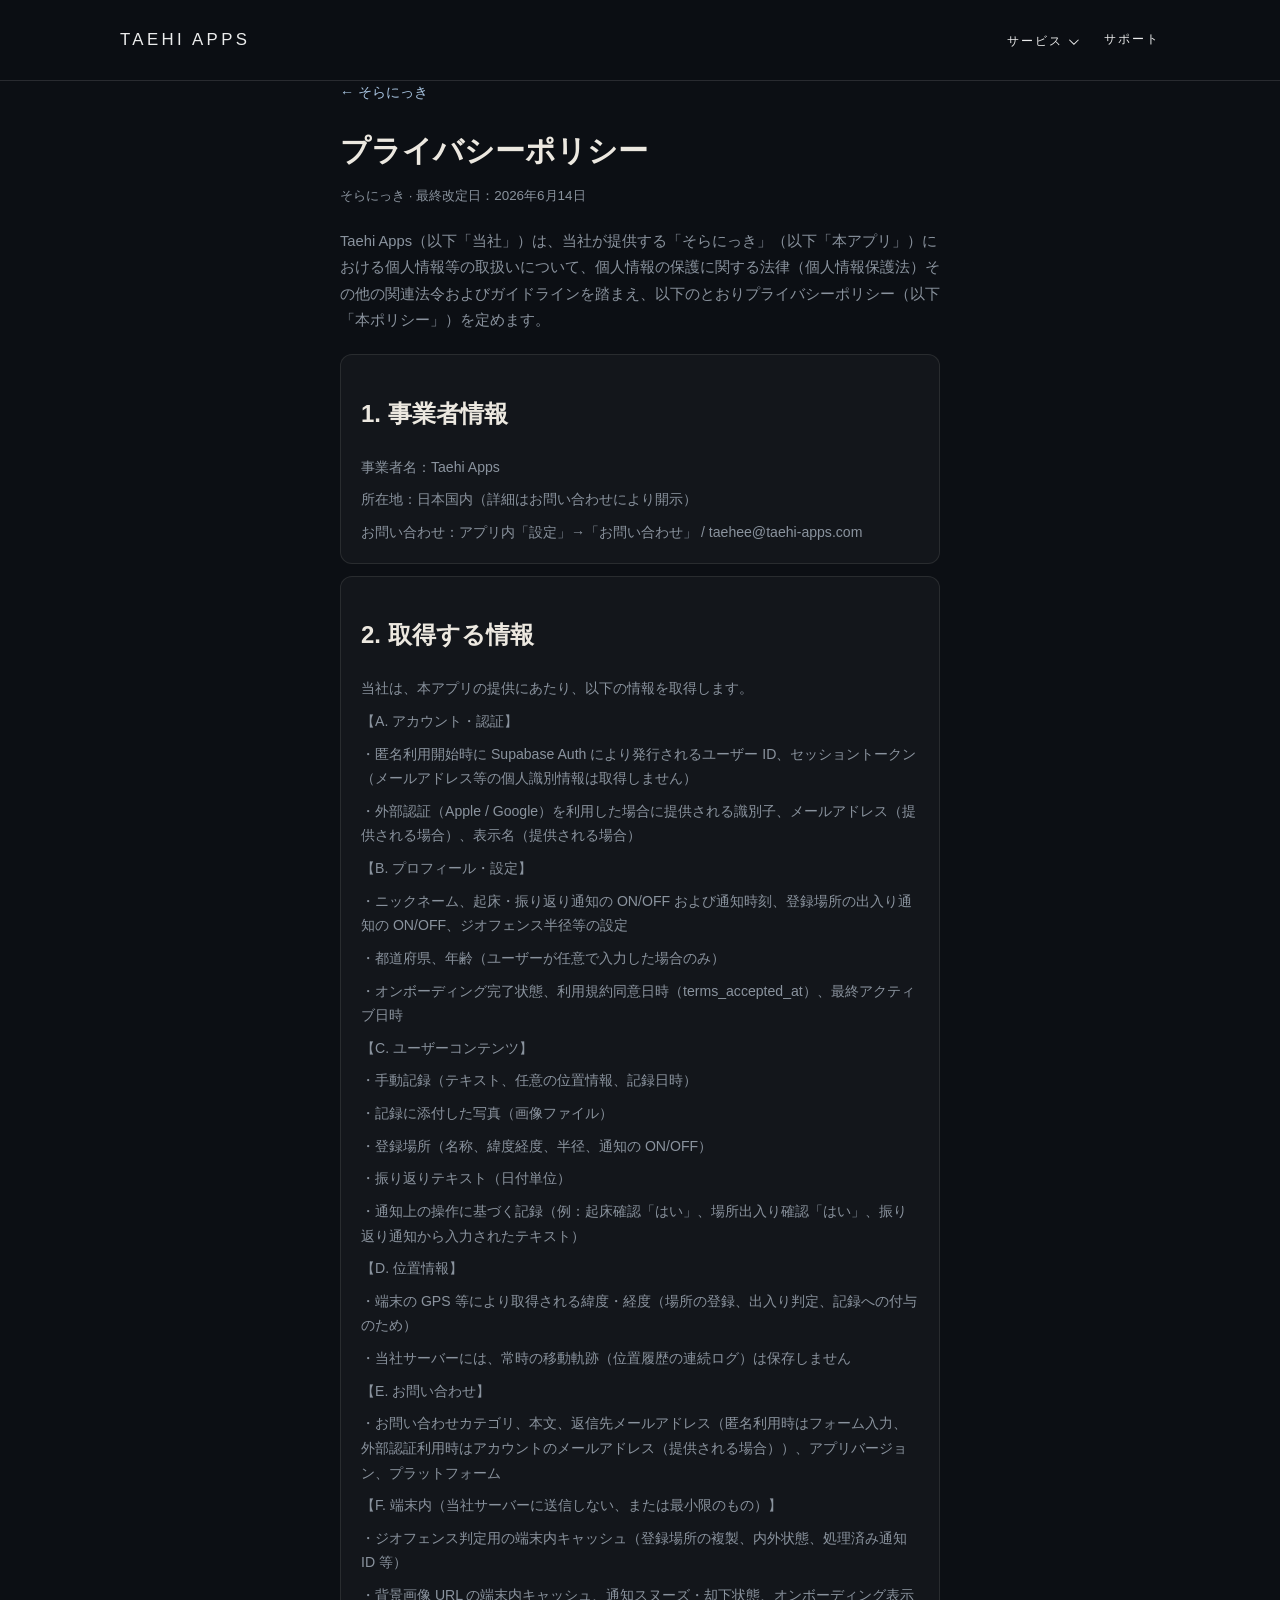
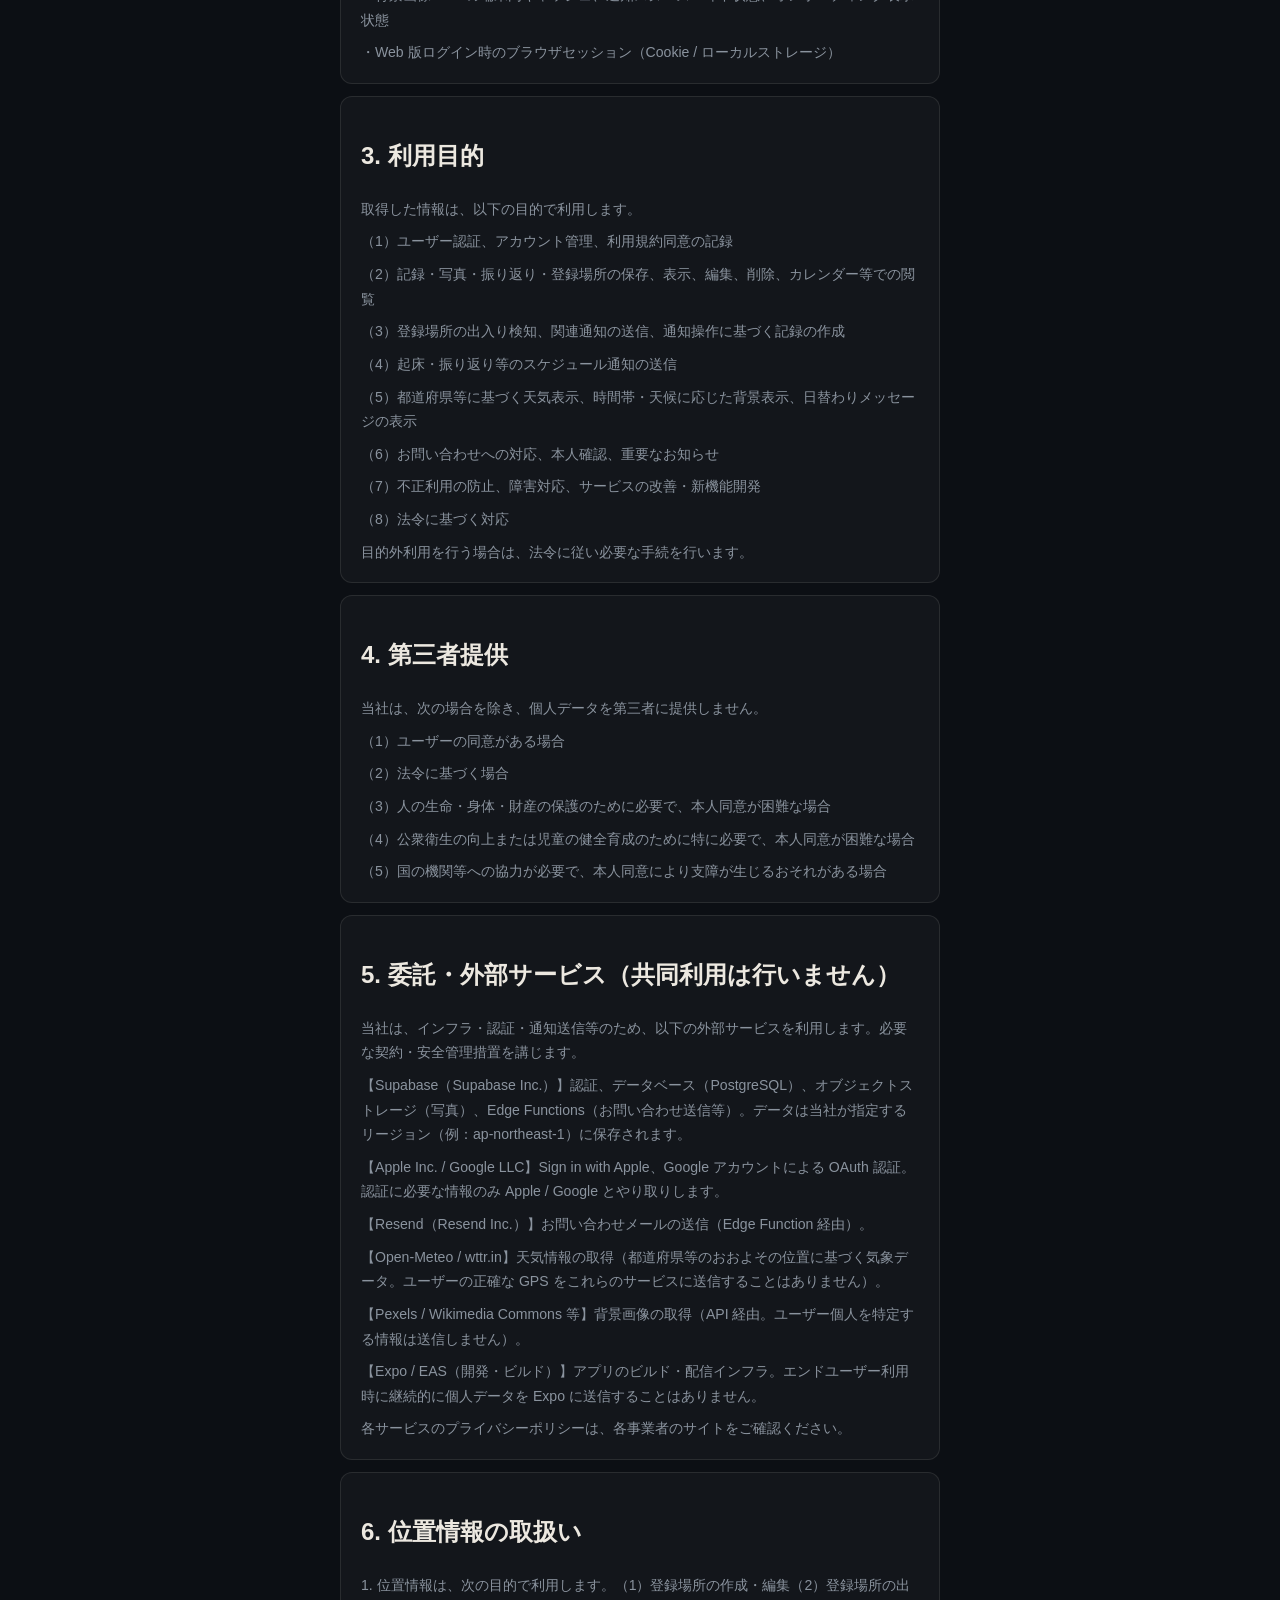
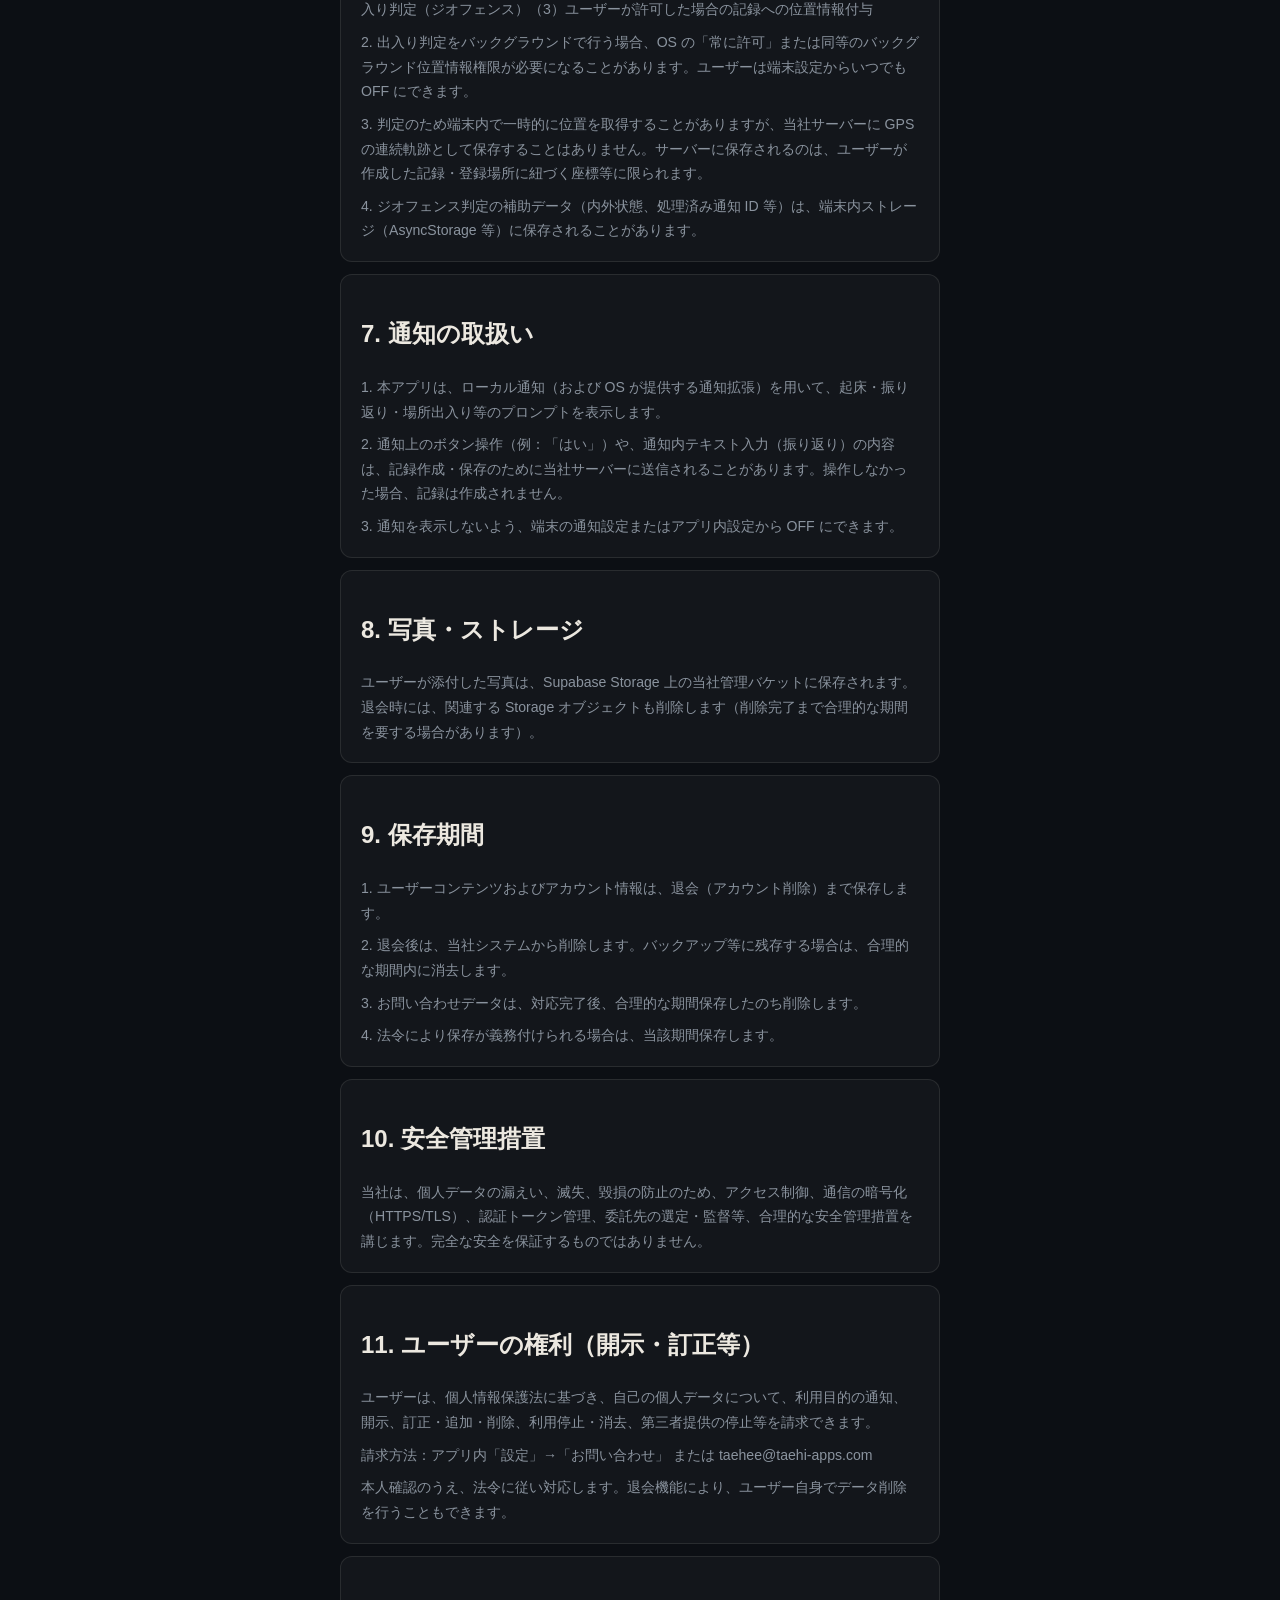
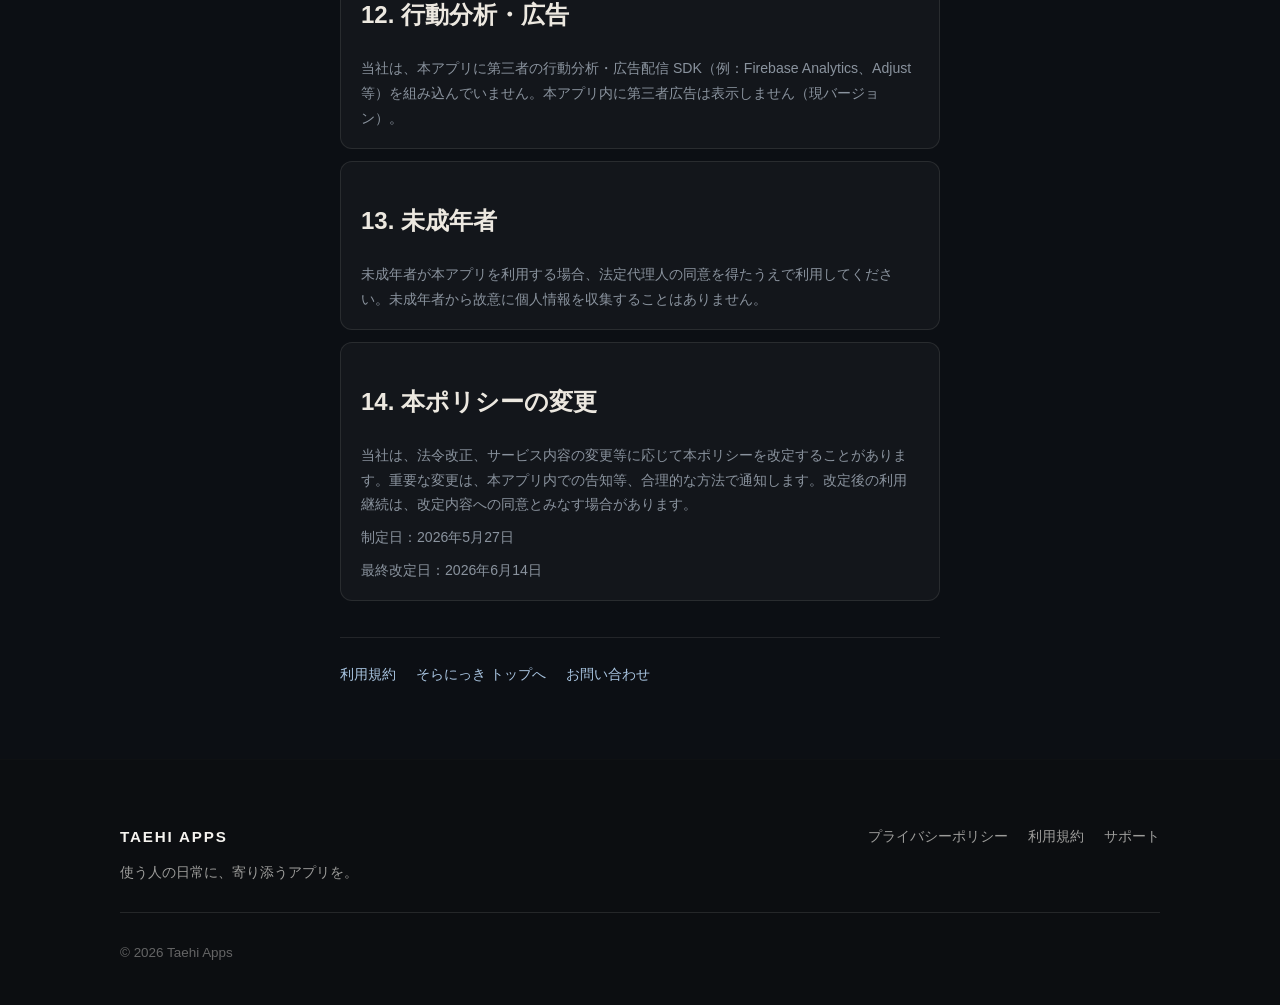
<file: soranikki/privacy/index.html>
<!DOCTYPE html>
<html lang="ja">
<head>
  <meta charset="utf-8">
  <meta name="viewport" content="width=device-width, initial-scale=1">
  <title>プライバシーポリシー | そらにっき | Taehi Apps</title>
  <meta name="description" content="そらにっき のプライバシーポリシーです。">
  <link rel="stylesheet" href="/assets/site.css?v=18">
</head>
<body class="page-soranikki">
  <header class="site-header">
  <div class="site-header-inner">
    <a class="site-brand" href="/">Taehi Apps</a>
    <nav class="site-nav" aria-label="サイト内ナビゲーション">
      <div class="site-nav-dropdown" data-nav-dropdown>
        <button type="button" class="site-nav-trigger" aria-expanded="false" aria-haspopup="true" aria-controls="services-menu">
          サービス
          <span class="site-nav-chevron" aria-hidden="true"></span>
        </button>
        <ul class="site-nav-menu" id="services-menu" role="menu">
        <li role="none"><a href="/soranikki/" class="site-nav-menu-link" role="menuitem">そらにっき</a></li>
        </ul>
      </div>
      <a href="/support/" class="site-nav-link">サポート</a>
    </nav>
  </div>
</header>
  <main class="page-main soranikki-legal-doc">
    <p class="soranikki-legal-doc-eyebrow"><a href="/soranikki/">← そらにっき</a></p>
    <h1>プライバシーポリシー</h1>
    <p class="soranikki-legal-doc-meta">そらにっき · 最終改定日：2026年6月14日</p>
    <p class="soranikki-legal-preamble">Taehi Apps（以下「当社」）は、当社が提供する「そらにっき」（以下「本アプリ」）における個人情報等の取扱いについて、個人情報の保護に関する法律（個人情報保護法）その他の関連法令およびガイドラインを踏まえ、以下のとおりプライバシーポリシー（以下「本ポリシー」）を定めます。</p>
    <section class="soranikki-legal-section"><h2>1. 事業者情報</h2><p>事業者名：Taehi Apps</p>
<p>所在地：日本国内（詳細はお問い合わせにより開示）</p>
<p>お問い合わせ：アプリ内「設定」→「お問い合わせ」 / taehee@taehi-apps.com</p></section>
<section class="soranikki-legal-section"><h2>2. 取得する情報</h2><p>当社は、本アプリの提供にあたり、以下の情報を取得します。</p>
<p>【A. アカウント・認証】</p>
<p>・匿名利用開始時に Supabase Auth により発行されるユーザー ID、セッショントークン（メールアドレス等の個人識別情報は取得しません）</p>
<p>・外部認証（Apple / Google）を利用した場合に提供される識別子、メールアドレス（提供される場合）、表示名（提供される場合）</p>
<p>【B. プロフィール・設定】</p>
<p>・ニックネーム、起床・振り返り通知の ON/OFF および通知時刻、登録場所の出入り通知の ON/OFF、ジオフェンス半径等の設定</p>
<p>・都道府県、年齢（ユーザーが任意で入力した場合のみ）</p>
<p>・オンボーディング完了状態、利用規約同意日時（terms_accepted_at）、最終アクティブ日時</p>
<p>【C. ユーザーコンテンツ】</p>
<p>・手動記録（テキスト、任意の位置情報、記録日時）</p>
<p>・記録に添付した写真（画像ファイル）</p>
<p>・登録場所（名称、緯度経度、半径、通知の ON/OFF）</p>
<p>・振り返りテキスト（日付単位）</p>
<p>・通知上の操作に基づく記録（例：起床確認「はい」、場所出入り確認「はい」、振り返り通知から入力されたテキスト）</p>
<p>【D. 位置情報】</p>
<p>・端末の GPS 等により取得される緯度・経度（場所の登録、出入り判定、記録への付与のため）</p>
<p>・当社サーバーには、常時の移動軌跡（位置履歴の連続ログ）は保存しません</p>
<p>【E. お問い合わせ】</p>
<p>・お問い合わせカテゴリ、本文、返信先メールアドレス（匿名利用時はフォーム入力、外部認証利用時はアカウントのメールアドレス（提供される場合））、アプリバージョン、プラットフォーム</p>
<p>【F. 端末内（当社サーバーに送信しない、または最小限のもの）】</p>
<p>・ジオフェンス判定用の端末内キャッシュ（登録場所の複製、内外状態、処理済み通知 ID 等）</p>
<p>・背景画像 URL の端末内キャッシュ、通知スヌーズ・却下状態、オンボーディング表示状態</p>
<p>・Web 版ログイン時のブラウザセッション（Cookie / ローカルストレージ）</p></section>
<section class="soranikki-legal-section"><h2>3. 利用目的</h2><p>取得した情報は、以下の目的で利用します。</p>
<p>（1）ユーザー認証、アカウント管理、利用規約同意の記録</p>
<p>（2）記録・写真・振り返り・登録場所の保存、表示、編集、削除、カレンダー等での閲覧</p>
<p>（3）登録場所の出入り検知、関連通知の送信、通知操作に基づく記録の作成</p>
<p>（4）起床・振り返り等のスケジュール通知の送信</p>
<p>（5）都道府県等に基づく天気表示、時間帯・天候に応じた背景表示、日替わりメッセージの表示</p>
<p>（6）お問い合わせへの対応、本人確認、重要なお知らせ</p>
<p>（7）不正利用の防止、障害対応、サービスの改善・新機能開発</p>
<p>（8）法令に基づく対応</p>
<p>目的外利用を行う場合は、法令に従い必要な手続を行います。</p></section>
<section class="soranikki-legal-section"><h2>4. 第三者提供</h2><p>当社は、次の場合を除き、個人データを第三者に提供しません。</p>
<p>（1）ユーザーの同意がある場合</p>
<p>（2）法令に基づく場合</p>
<p>（3）人の生命・身体・財産の保護のために必要で、本人同意が困難な場合</p>
<p>（4）公衆衛生の向上または児童の健全育成のために特に必要で、本人同意が困難な場合</p>
<p>（5）国の機関等への協力が必要で、本人同意により支障が生じるおそれがある場合</p></section>
<section class="soranikki-legal-section"><h2>5. 委託・外部サービス（共同利用は行いません）</h2><p>当社は、インフラ・認証・通知送信等のため、以下の外部サービスを利用します。必要な契約・安全管理措置を講じます。</p>
<p>【Supabase（Supabase Inc.）】認証、データベース（PostgreSQL）、オブジェクトストレージ（写真）、Edge Functions（お問い合わせ送信等）。データは当社が指定するリージョン（例：ap-northeast-1）に保存されます。</p>
<p>【Apple Inc. / Google LLC】Sign in with Apple、Google アカウントによる OAuth 認証。認証に必要な情報のみ Apple / Google とやり取りします。</p>
<p>【Resend（Resend Inc.）】お問い合わせメールの送信（Edge Function 経由）。</p>
<p>【Open-Meteo / wttr.in】天気情報の取得（都道府県等のおおよその位置に基づく気象データ。ユーザーの正確な GPS をこれらのサービスに送信することはありません）。</p>
<p>【Pexels / Wikimedia Commons 等】背景画像の取得（API 経由。ユーザー個人を特定する情報は送信しません）。</p>
<p>【Expo / EAS（開発・ビルド）】アプリのビルド・配信インフラ。エンドユーザー利用時に継続的に個人データを Expo に送信することはありません。</p>
<p>各サービスのプライバシーポリシーは、各事業者のサイトをご確認ください。</p></section>
<section class="soranikki-legal-section"><h2>6. 位置情報の取扱い</h2><p>1. 位置情報は、次の目的で利用します。（1）登録場所の作成・編集（2）登録場所の出入り判定（ジオフェンス）（3）ユーザーが許可した場合の記録への位置情報付与</p>
<p>2. 出入り判定をバックグラウンドで行う場合、OS の「常に許可」または同等のバックグラウンド位置情報権限が必要になることがあります。ユーザーは端末設定からいつでも OFF にできます。</p>
<p>3. 判定のため端末内で一時的に位置を取得することがありますが、当社サーバーに GPS の連続軌跡として保存することはありません。サーバーに保存されるのは、ユーザーが作成した記録・登録場所に紐づく座標等に限られます。</p>
<p>4. ジオフェンス判定の補助データ（内外状態、処理済み通知 ID 等）は、端末内ストレージ（AsyncStorage 等）に保存されることがあります。</p></section>
<section class="soranikki-legal-section"><h2>7. 通知の取扱い</h2><p>1. 本アプリは、ローカル通知（および OS が提供する通知拡張）を用いて、起床・振り返り・場所出入り等のプロンプトを表示します。</p>
<p>2. 通知上のボタン操作（例：「はい」）や、通知内テキスト入力（振り返り）の内容は、記録作成・保存のために当社サーバーに送信されることがあります。操作しなかった場合、記録は作成されません。</p>
<p>3. 通知を表示しないよう、端末の通知設定またはアプリ内設定から OFF にできます。</p></section>
<section class="soranikki-legal-section"><h2>8. 写真・ストレージ</h2><p>ユーザーが添付した写真は、Supabase Storage 上の当社管理バケットに保存されます。退会時には、関連する Storage オブジェクトも削除します（削除完了まで合理的な期間を要する場合があります）。</p></section>
<section class="soranikki-legal-section"><h2>9. 保存期間</h2><p>1. ユーザーコンテンツおよびアカウント情報は、退会（アカウント削除）まで保存します。</p>
<p>2. 退会後は、当社システムから削除します。バックアップ等に残存する場合は、合理的な期間内に消去します。</p>
<p>3. お問い合わせデータは、対応完了後、合理的な期間保存したのち削除します。</p>
<p>4. 法令により保存が義務付けられる場合は、当該期間保存します。</p></section>
<section class="soranikki-legal-section"><h2>10. 安全管理措置</h2><p>当社は、個人データの漏えい、滅失、毀損の防止のため、アクセス制御、通信の暗号化（HTTPS/TLS）、認証トークン管理、委託先の選定・監督等、合理的な安全管理措置を講じます。完全な安全を保証するものではありません。</p></section>
<section class="soranikki-legal-section"><h2>11. ユーザーの権利（開示・訂正等）</h2><p>ユーザーは、個人情報保護法に基づき、自己の個人データについて、利用目的の通知、開示、訂正・追加・削除、利用停止・消去、第三者提供の停止等を請求できます。</p>
<p>請求方法：アプリ内「設定」→「お問い合わせ」 または taehee@taehi-apps.com</p>
<p>本人確認のうえ、法令に従い対応します。退会機能により、ユーザー自身でデータ削除を行うこともできます。</p></section>
<section class="soranikki-legal-section"><h2>12. 行動分析・広告</h2><p>当社は、本アプリに第三者の行動分析・広告配信 SDK（例：Firebase Analytics、Adjust 等）を組み込んでいません。本アプリ内に第三者広告は表示しません（現バージョン）。</p></section>
<section class="soranikki-legal-section"><h2>13. 未成年者</h2><p>未成年者が本アプリを利用する場合、法定代理人の同意を得たうえで利用してください。未成年者から故意に個人情報を収集することはありません。</p></section>
<section class="soranikki-legal-section"><h2>14. 本ポリシーの変更</h2><p>当社は、法令改正、サービス内容の変更等に応じて本ポリシーを改定することがあります。重要な変更は、本アプリ内での告知等、合理的な方法で通知します。改定後の利用継続は、改定内容への同意とみなす場合があります。</p>
<p>制定日：2026年5月27日</p>
<p>最終改定日：2026年6月14日</p></section>
    <nav class="soranikki-legal-doc-nav" aria-label="関連ページ">
      <a href="/soranikki/terms/">利用規約</a>
      <a href="/soranikki/">そらにっき トップへ</a>
      <a href="/support/">お問い合わせ</a>
    </nav>
  </main>
  <footer class="site-footer site-footer--dark">
  <div class="site-footer-inner site-footer-inner--wide">
    <div class="site-footer-top">
      <div class="site-footer-brand-block">
        <p class="site-footer-brand">Taehi Apps</p>
        <p class="site-footer-tagline">使う人の日常に、寄り添うアプリを。</p>
      </div>
      <div class="site-footer-links">
        <a href="/privacy/">プライバシーポリシー</a>
        <a href="/terms/">利用規約</a>
        <a href="/support/">サポート</a>
      </div>
    </div>
    <p class="site-footer-copy">© 2026 Taehi Apps</p>
  </div>
</footer>
  <script src="/assets/site.js?v=6" defer></script>
  
</body>
</html>
</file>
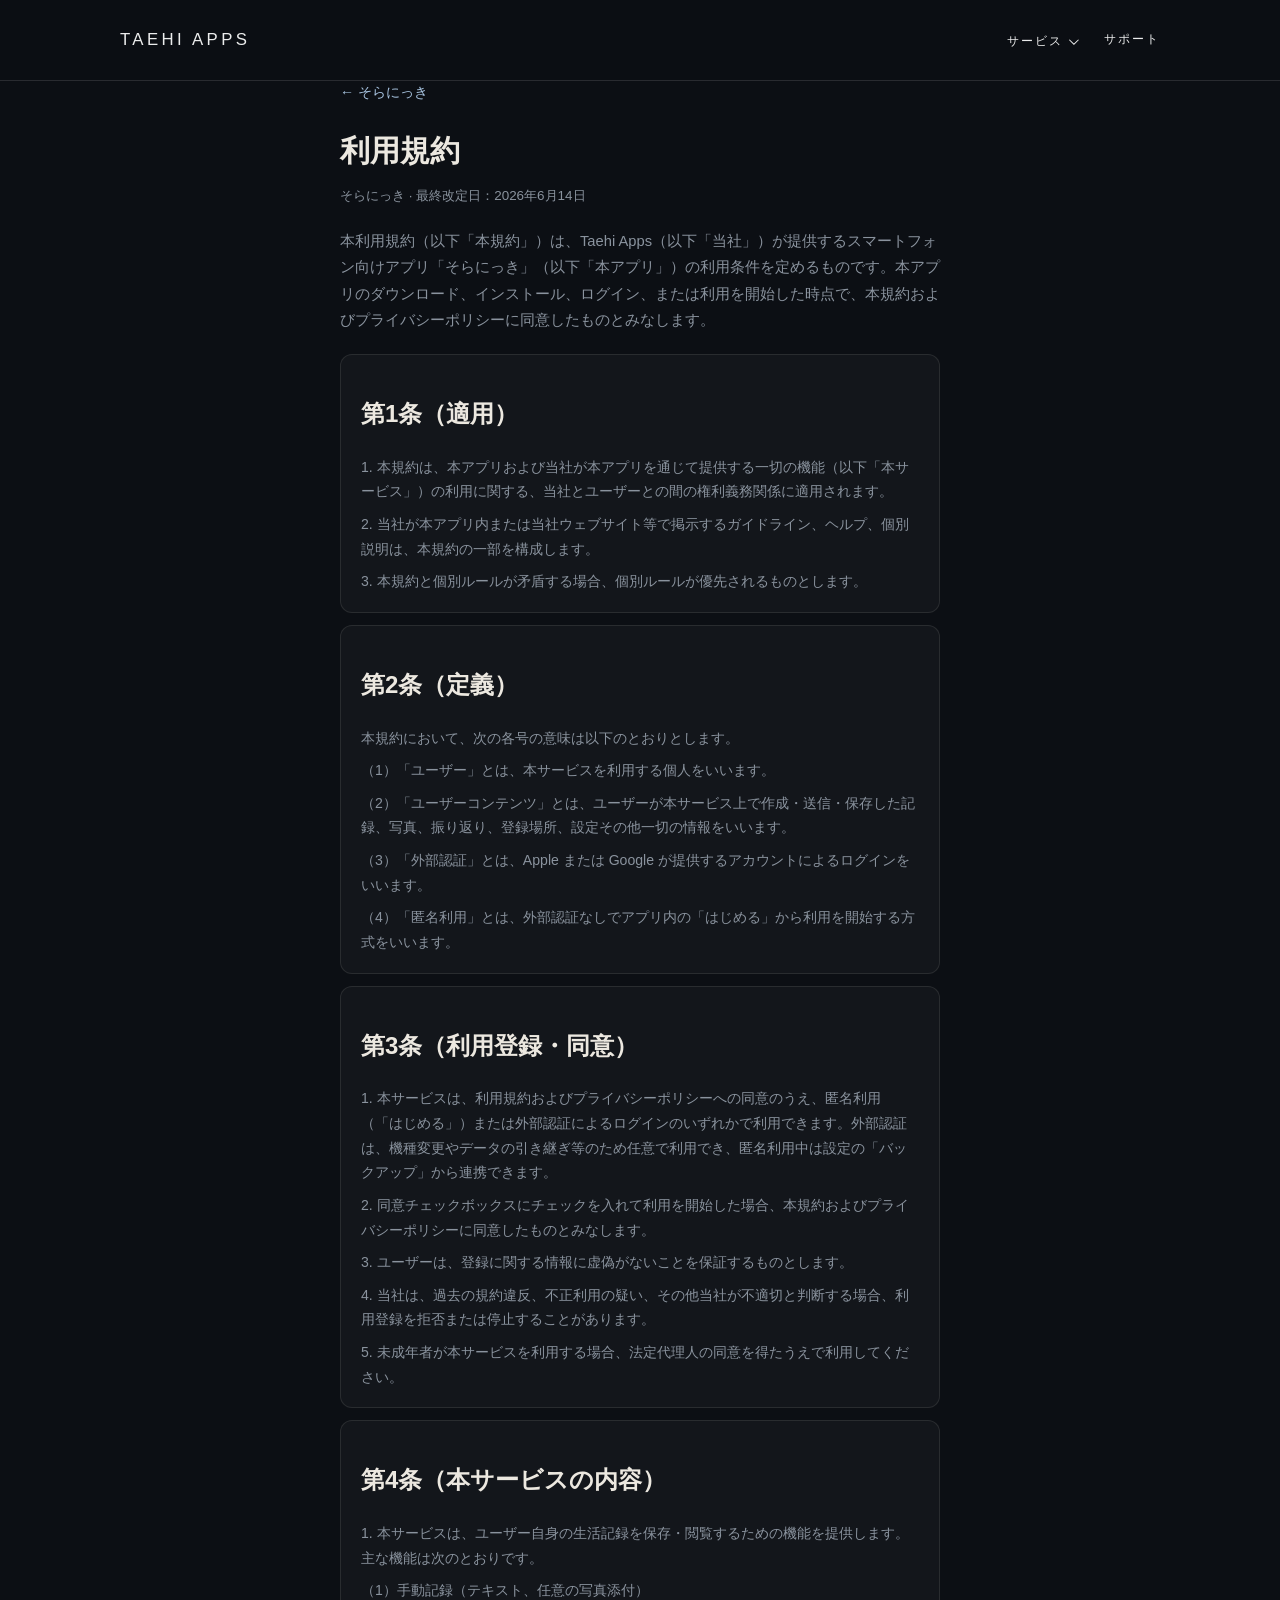
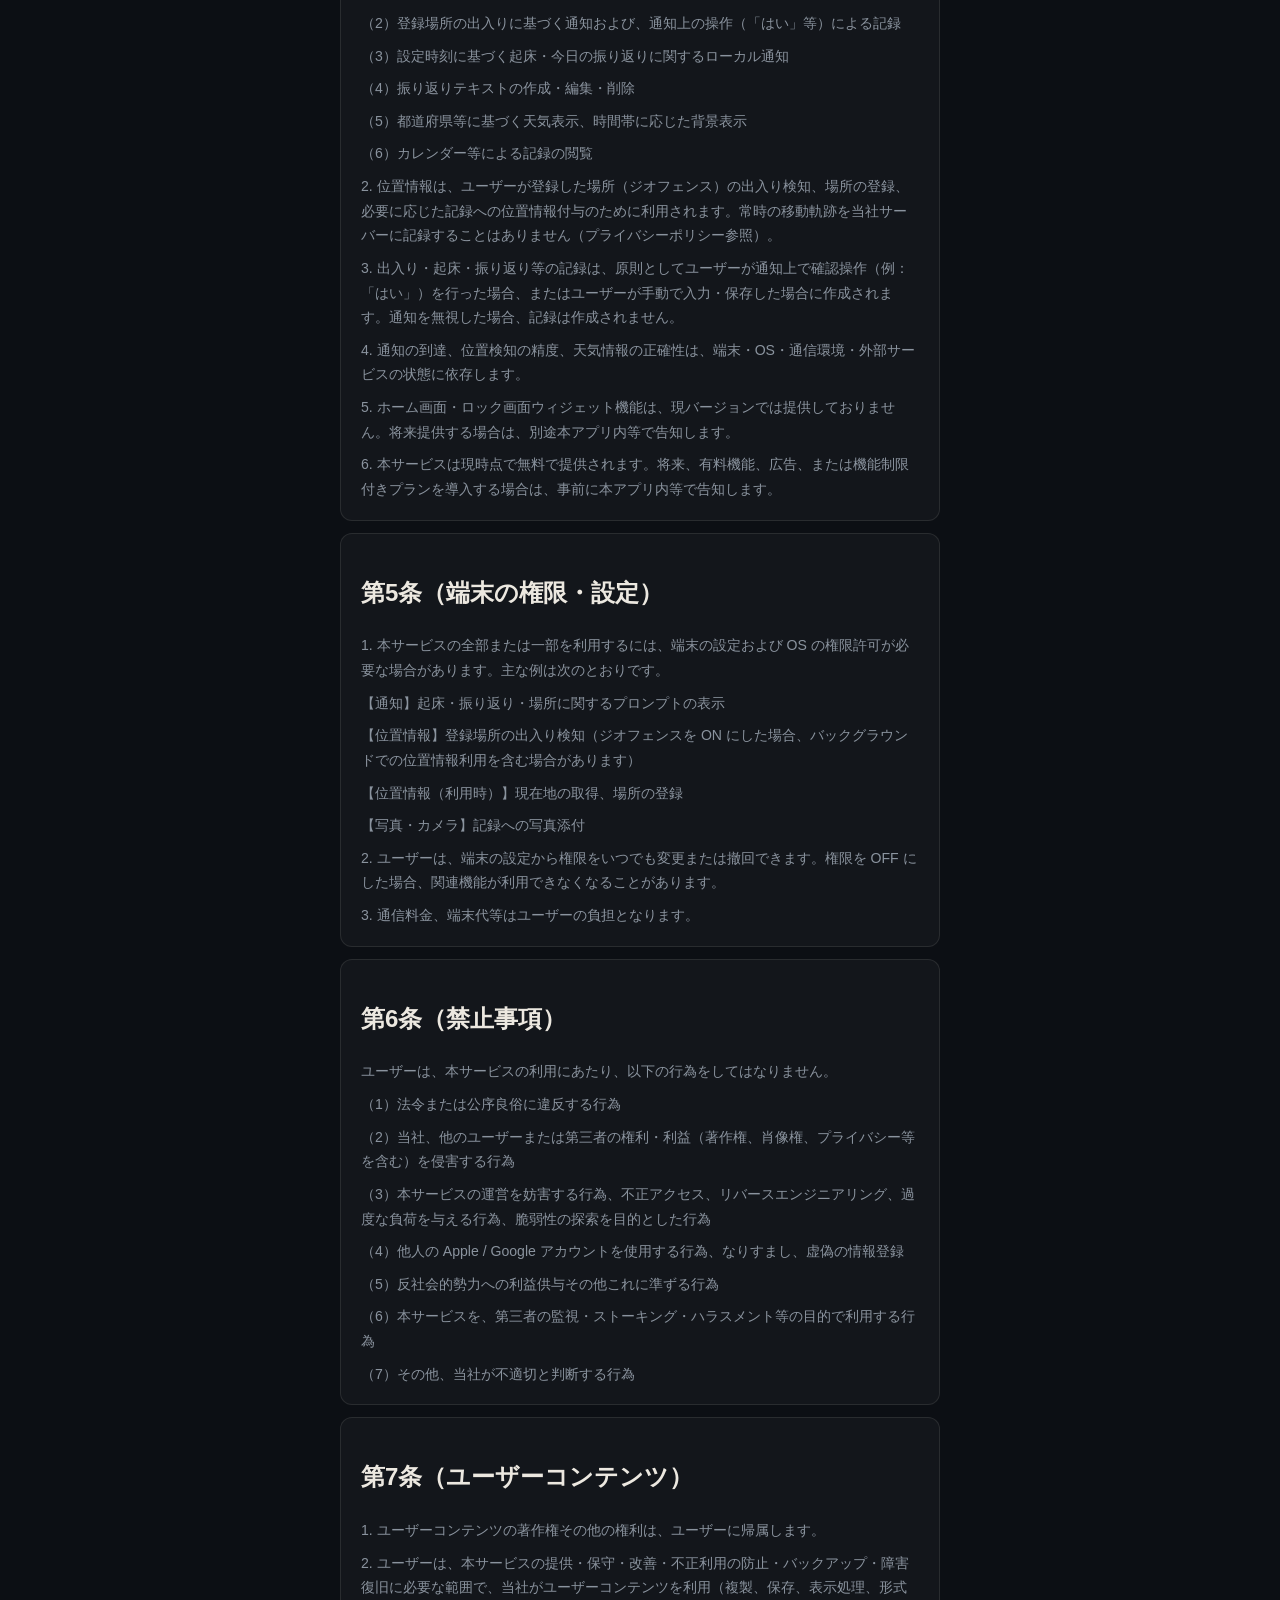
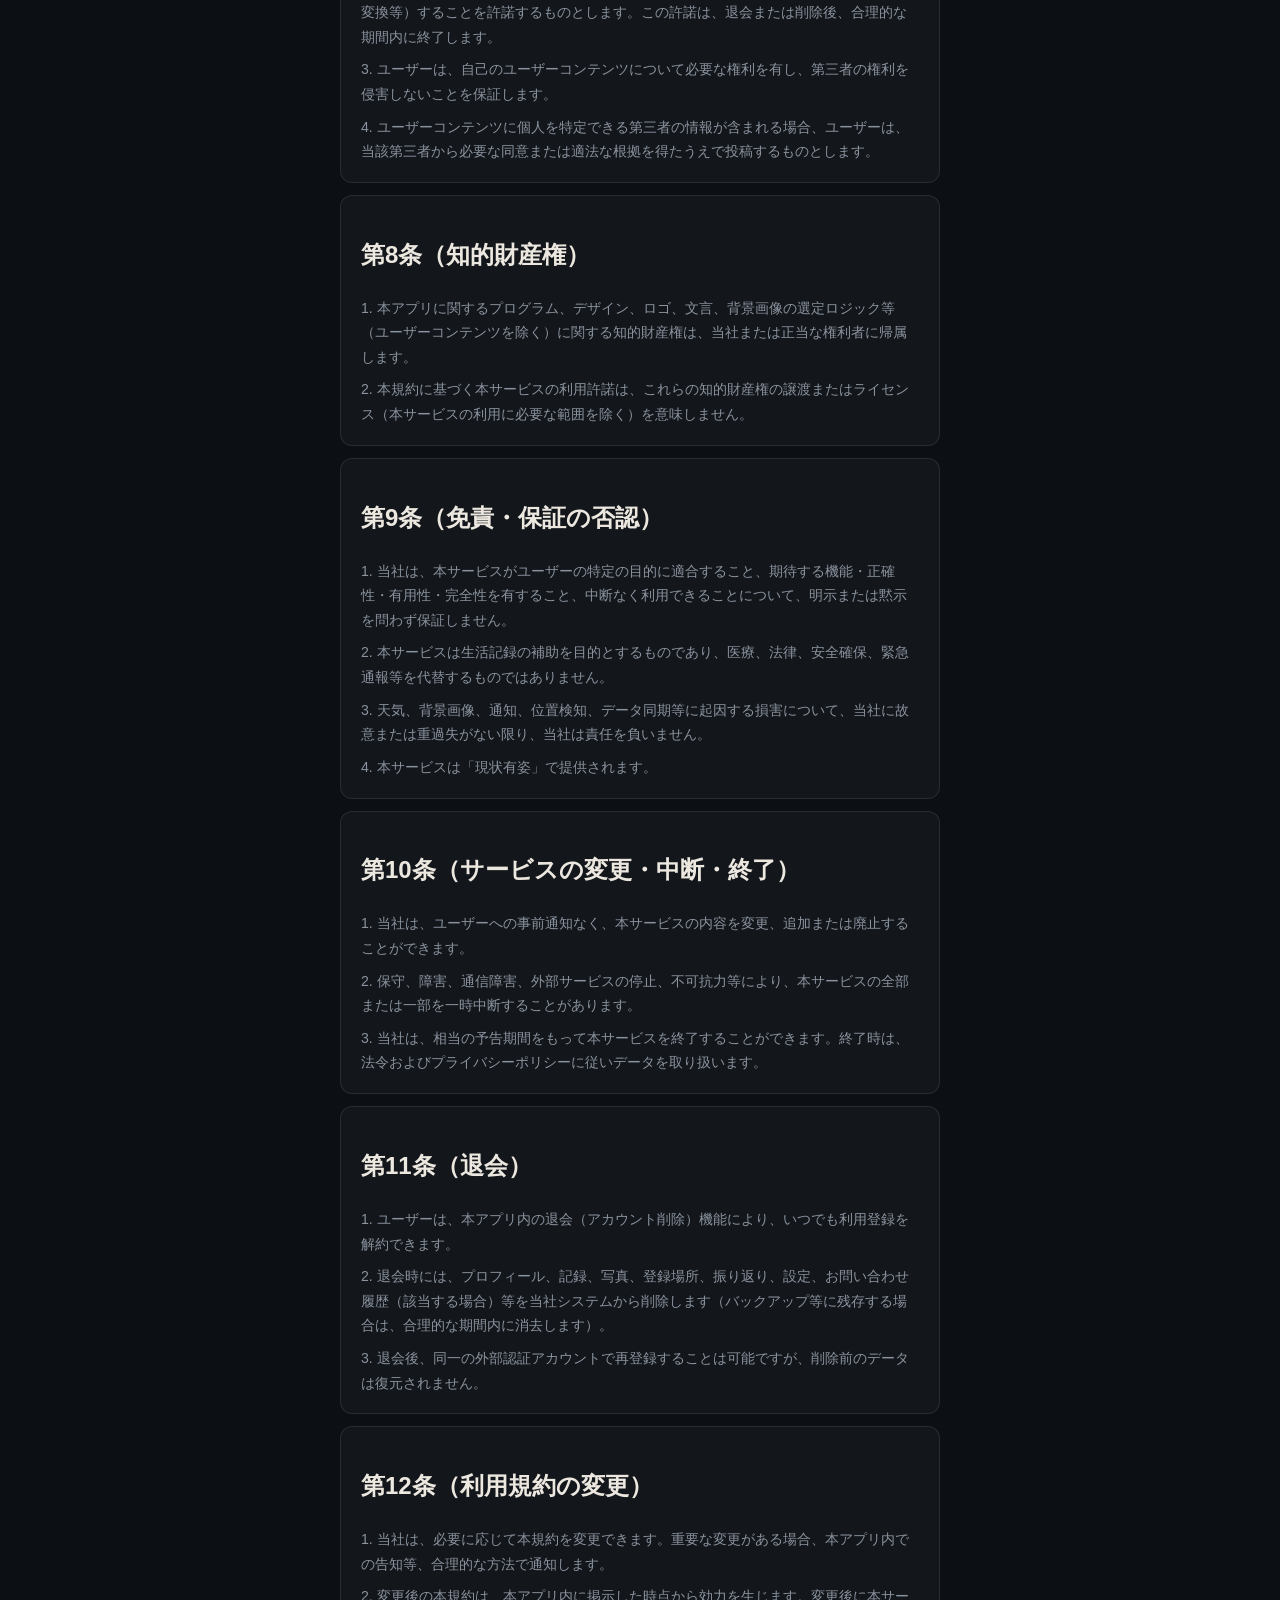
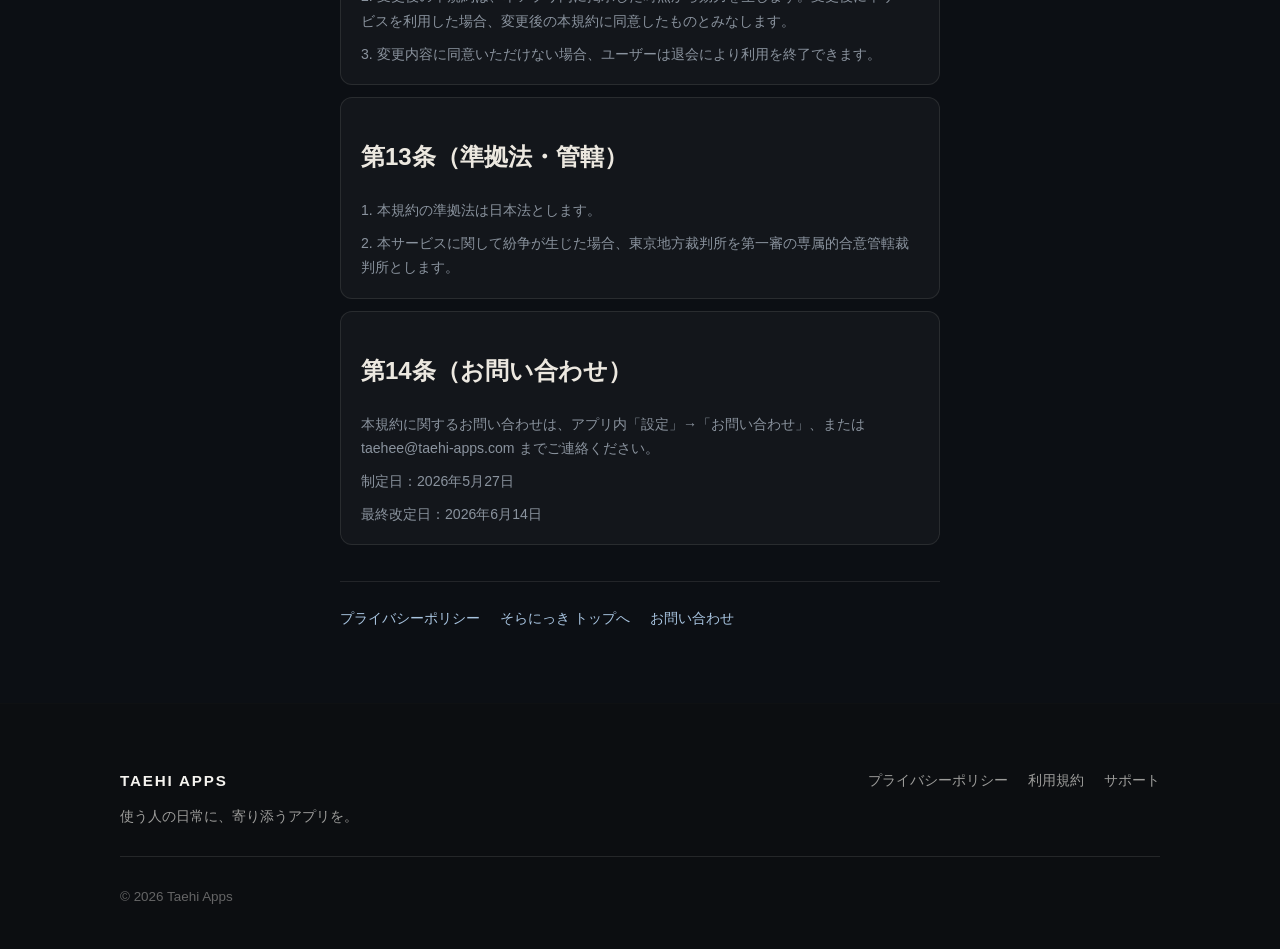
<file: soranikki/terms/index.html>
<!DOCTYPE html>
<html lang="ja">
<head>
  <meta charset="utf-8">
  <meta name="viewport" content="width=device-width, initial-scale=1">
  <title>利用規約 | そらにっき | Taehi Apps</title>
  <meta name="description" content="そらにっき の利用規約です。">
  <link rel="stylesheet" href="/assets/site.css?v=18">
</head>
<body class="page-soranikki">
  <header class="site-header">
  <div class="site-header-inner">
    <a class="site-brand" href="/">Taehi Apps</a>
    <nav class="site-nav" aria-label="サイト内ナビゲーション">
      <div class="site-nav-dropdown" data-nav-dropdown>
        <button type="button" class="site-nav-trigger" aria-expanded="false" aria-haspopup="true" aria-controls="services-menu">
          サービス
          <span class="site-nav-chevron" aria-hidden="true"></span>
        </button>
        <ul class="site-nav-menu" id="services-menu" role="menu">
        <li role="none"><a href="/soranikki/" class="site-nav-menu-link" role="menuitem">そらにっき</a></li>
        </ul>
      </div>
      <a href="/support/" class="site-nav-link">サポート</a>
    </nav>
  </div>
</header>
  <main class="page-main soranikki-legal-doc">
    <p class="soranikki-legal-doc-eyebrow"><a href="/soranikki/">← そらにっき</a></p>
    <h1>利用規約</h1>
    <p class="soranikki-legal-doc-meta">そらにっき · 最終改定日：2026年6月14日</p>
    <p class="soranikki-legal-preamble">本利用規約（以下「本規約」）は、Taehi Apps（以下「当社」）が提供するスマートフォン向けアプリ「そらにっき」（以下「本アプリ」）の利用条件を定めるものです。本アプリのダウンロード、インストール、ログイン、または利用を開始した時点で、本規約およびプライバシーポリシーに同意したものとみなします。</p>
    <section class="soranikki-legal-section"><h2>第1条（適用）</h2><p>1. 本規約は、本アプリおよび当社が本アプリを通じて提供する一切の機能（以下「本サービス」）の利用に関する、当社とユーザーとの間の権利義務関係に適用されます。</p>
<p>2. 当社が本アプリ内または当社ウェブサイト等で掲示するガイドライン、ヘルプ、個別説明は、本規約の一部を構成します。</p>
<p>3. 本規約と個別ルールが矛盾する場合、個別ルールが優先されるものとします。</p></section>
<section class="soranikki-legal-section"><h2>第2条（定義）</h2><p>本規約において、次の各号の意味は以下のとおりとします。</p>
<p>（1）「ユーザー」とは、本サービスを利用する個人をいいます。</p>
<p>（2）「ユーザーコンテンツ」とは、ユーザーが本サービス上で作成・送信・保存した記録、写真、振り返り、登録場所、設定その他一切の情報をいいます。</p>
<p>（3）「外部認証」とは、Apple または Google が提供するアカウントによるログインをいいます。</p>
<p>（4）「匿名利用」とは、外部認証なしでアプリ内の「はじめる」から利用を開始する方式をいいます。</p></section>
<section class="soranikki-legal-section"><h2>第3条（利用登録・同意）</h2><p>1. 本サービスは、利用規約およびプライバシーポリシーへの同意のうえ、匿名利用（「はじめる」）または外部認証によるログインのいずれかで利用できます。外部認証は、機種変更やデータの引き継ぎ等のため任意で利用でき、匿名利用中は設定の「バックアップ」から連携できます。</p>
<p>2. 同意チェックボックスにチェックを入れて利用を開始した場合、本規約およびプライバシーポリシーに同意したものとみなします。</p>
<p>3. ユーザーは、登録に関する情報に虚偽がないことを保証するものとします。</p>
<p>4. 当社は、過去の規約違反、不正利用の疑い、その他当社が不適切と判断する場合、利用登録を拒否または停止することがあります。</p>
<p>5. 未成年者が本サービスを利用する場合、法定代理人の同意を得たうえで利用してください。</p></section>
<section class="soranikki-legal-section"><h2>第4条（本サービスの内容）</h2><p>1. 本サービスは、ユーザー自身の生活記録を保存・閲覧するための機能を提供します。主な機能は次のとおりです。</p>
<p>（1）手動記録（テキスト、任意の写真添付）</p>
<p>（2）登録場所の出入りに基づく通知および、通知上の操作（「はい」等）による記録</p>
<p>（3）設定時刻に基づく起床・今日の振り返りに関するローカル通知</p>
<p>（4）振り返りテキストの作成・編集・削除</p>
<p>（5）都道府県等に基づく天気表示、時間帯に応じた背景表示</p>
<p>（6）カレンダー等による記録の閲覧</p>
<p>2. 位置情報は、ユーザーが登録した場所（ジオフェンス）の出入り検知、場所の登録、必要に応じた記録への位置情報付与のために利用されます。常時の移動軌跡を当社サーバーに記録することはありません（プライバシーポリシー参照）。</p>
<p>3. 出入り・起床・振り返り等の記録は、原則としてユーザーが通知上で確認操作（例：「はい」）を行った場合、またはユーザーが手動で入力・保存した場合に作成されます。通知を無視した場合、記録は作成されません。</p>
<p>4. 通知の到達、位置検知の精度、天気情報の正確性は、端末・OS・通信環境・外部サービスの状態に依存します。</p>
<p>5. ホーム画面・ロック画面ウィジェット機能は、現バージョンでは提供しておりません。将来提供する場合は、別途本アプリ内等で告知します。</p>
<p>6. 本サービスは現時点で無料で提供されます。将来、有料機能、広告、または機能制限付きプランを導入する場合は、事前に本アプリ内等で告知します。</p></section>
<section class="soranikki-legal-section"><h2>第5条（端末の権限・設定）</h2><p>1. 本サービスの全部または一部を利用するには、端末の設定および OS の権限許可が必要な場合があります。主な例は次のとおりです。</p>
<p>【通知】起床・振り返り・場所に関するプロンプトの表示</p>
<p>【位置情報】登録場所の出入り検知（ジオフェンスを ON にした場合、バックグラウンドでの位置情報利用を含む場合があります）</p>
<p>【位置情報（利用時）】現在地の取得、場所の登録</p>
<p>【写真・カメラ】記録への写真添付</p>
<p>2. ユーザーは、端末の設定から権限をいつでも変更または撤回できます。権限を OFF にした場合、関連機能が利用できなくなることがあります。</p>
<p>3. 通信料金、端末代等はユーザーの負担となります。</p></section>
<section class="soranikki-legal-section"><h2>第6条（禁止事項）</h2><p>ユーザーは、本サービスの利用にあたり、以下の行為をしてはなりません。</p>
<p>（1）法令または公序良俗に違反する行為</p>
<p>（2）当社、他のユーザーまたは第三者の権利・利益（著作権、肖像権、プライバシー等を含む）を侵害する行為</p>
<p>（3）本サービスの運営を妨害する行為、不正アクセス、リバースエンジニアリング、過度な負荷を与える行為、脆弱性の探索を目的とした行為</p>
<p>（4）他人の Apple / Google アカウントを使用する行為、なりすまし、虚偽の情報登録</p>
<p>（5）反社会的勢力への利益供与その他これに準ずる行為</p>
<p>（6）本サービスを、第三者の監視・ストーキング・ハラスメント等の目的で利用する行為</p>
<p>（7）その他、当社が不適切と判断する行為</p></section>
<section class="soranikki-legal-section"><h2>第7条（ユーザーコンテンツ）</h2><p>1. ユーザーコンテンツの著作権その他の権利は、ユーザーに帰属します。</p>
<p>2. ユーザーは、本サービスの提供・保守・改善・不正利用の防止・バックアップ・障害復旧に必要な範囲で、当社がユーザーコンテンツを利用（複製、保存、表示処理、形式変換等）することを許諾するものとします。この許諾は、退会または削除後、合理的な期間内に終了します。</p>
<p>3. ユーザーは、自己のユーザーコンテンツについて必要な権利を有し、第三者の権利を侵害しないことを保証します。</p>
<p>4. ユーザーコンテンツに個人を特定できる第三者の情報が含まれる場合、ユーザーは、当該第三者から必要な同意または適法な根拠を得たうえで投稿するものとします。</p></section>
<section class="soranikki-legal-section"><h2>第8条（知的財産権）</h2><p>1. 本アプリに関するプログラム、デザイン、ロゴ、文言、背景画像の選定ロジック等（ユーザーコンテンツを除く）に関する知的財産権は、当社または正当な権利者に帰属します。</p>
<p>2. 本規約に基づく本サービスの利用許諾は、これらの知的財産権の譲渡またはライセンス（本サービスの利用に必要な範囲を除く）を意味しません。</p></section>
<section class="soranikki-legal-section"><h2>第9条（免責・保証の否認）</h2><p>1. 当社は、本サービスがユーザーの特定の目的に適合すること、期待する機能・正確性・有用性・完全性を有すること、中断なく利用できることについて、明示または黙示を問わず保証しません。</p>
<p>2. 本サービスは生活記録の補助を目的とするものであり、医療、法律、安全確保、緊急通報等を代替するものではありません。</p>
<p>3. 天気、背景画像、通知、位置検知、データ同期等に起因する損害について、当社に故意または重過失がない限り、当社は責任を負いません。</p>
<p>4. 本サービスは「現状有姿」で提供されます。</p></section>
<section class="soranikki-legal-section"><h2>第10条（サービスの変更・中断・終了）</h2><p>1. 当社は、ユーザーへの事前通知なく、本サービスの内容を変更、追加または廃止することができます。</p>
<p>2. 保守、障害、通信障害、外部サービスの停止、不可抗力等により、本サービスの全部または一部を一時中断することがあります。</p>
<p>3. 当社は、相当の予告期間をもって本サービスを終了することができます。終了時は、法令およびプライバシーポリシーに従いデータを取り扱います。</p></section>
<section class="soranikki-legal-section"><h2>第11条（退会）</h2><p>1. ユーザーは、本アプリ内の退会（アカウント削除）機能により、いつでも利用登録を解約できます。</p>
<p>2. 退会時には、プロフィール、記録、写真、登録場所、振り返り、設定、お問い合わせ履歴（該当する場合）等を当社システムから削除します（バックアップ等に残存する場合は、合理的な期間内に消去します）。</p>
<p>3. 退会後、同一の外部認証アカウントで再登録することは可能ですが、削除前のデータは復元されません。</p></section>
<section class="soranikki-legal-section"><h2>第12条（利用規約の変更）</h2><p>1. 当社は、必要に応じて本規約を変更できます。重要な変更がある場合、本アプリ内での告知等、合理的な方法で通知します。</p>
<p>2. 変更後の本規約は、本アプリ内に掲示した時点から効力を生じます。変更後に本サービスを利用した場合、変更後の本規約に同意したものとみなします。</p>
<p>3. 変更内容に同意いただけない場合、ユーザーは退会により利用を終了できます。</p></section>
<section class="soranikki-legal-section"><h2>第13条（準拠法・管轄）</h2><p>1. 本規約の準拠法は日本法とします。</p>
<p>2. 本サービスに関して紛争が生じた場合、東京地方裁判所を第一審の専属的合意管轄裁判所とします。</p></section>
<section class="soranikki-legal-section"><h2>第14条（お問い合わせ）</h2><p>本規約に関するお問い合わせは、アプリ内「設定」→「お問い合わせ」、または taehee@taehi-apps.com までご連絡ください。</p>
<p>制定日：2026年5月27日</p>
<p>最終改定日：2026年6月14日</p></section>
    <nav class="soranikki-legal-doc-nav" aria-label="関連ページ">
      <a href="/soranikki/privacy/">プライバシーポリシー</a>
      <a href="/soranikki/">そらにっき トップへ</a>
      <a href="/support/">お問い合わせ</a>
    </nav>
  </main>
  <footer class="site-footer site-footer--dark">
  <div class="site-footer-inner site-footer-inner--wide">
    <div class="site-footer-top">
      <div class="site-footer-brand-block">
        <p class="site-footer-brand">Taehi Apps</p>
        <p class="site-footer-tagline">使う人の日常に、寄り添うアプリを。</p>
      </div>
      <div class="site-footer-links">
        <a href="/privacy/">プライバシーポリシー</a>
        <a href="/terms/">利用規約</a>
        <a href="/support/">サポート</a>
      </div>
    </div>
    <p class="site-footer-copy">© 2026 Taehi Apps</p>
  </div>
</footer>
  <script src="/assets/site.js?v=6" defer></script>
  
</body>
</html>
</file>
<file: assets/site.css>
:root {
  color-scheme: light;
  --bg: #f7f6f3;
  --bg-header: rgba(247, 246, 243, 0.92);
  --bg-footer: #f0efeb;
  --bg-dark: #0c0e11;
  --bg-dark-elevated: #14171c;
  --text: #2e2c28;
  --text-muted: #6f6b63;
  --text-on-dark: #f5f3ef;
  --text-muted-on-dark: rgba(245, 243, 239, 0.62);
  --accent: #4a667a;
  --accent-soft: #7a9bb3;
  --border: rgba(46, 44, 40, 0.1);
  --border-on-dark: rgba(255, 255, 255, 0.1);
  --max: 960px;
  --max-wide: 1120px;
  --legal-max: 680px;
  --font: 'Hiragino Sans', 'Hiragino Kaku Gothic ProN', -apple-system, BlinkMacSystemFont, sans-serif;
  --header-height: 80px;
  --ease-out: cubic-bezier(0.22, 1, 0.36, 1);
}

* { box-sizing: border-box; }

html { scroll-behavior: smooth; }

body {
  margin: 0;
  min-height: 100vh;
  display: flex;
  flex-direction: column;
  font-family: var(--font);
  background: var(--bg);
  color: var(--text);
  line-height: 1.75;
  -webkit-font-smoothing: antialiased;
}

a {
  color: var(--accent);
  text-decoration: none;
}

a:hover {
  text-decoration: underline;
}

.site-header {
  position: fixed;
  top: 0;
  left: 0;
  right: 0;
  z-index: 100;
  backdrop-filter: blur(16px) saturate(1.2);
  -webkit-backdrop-filter: blur(16px) saturate(1.2);
  background: var(--bg-header);
  border-bottom: 1px solid var(--border);
  transition:
    background 0.55s var(--ease-out),
    border-color 0.55s var(--ease-out),
    box-shadow 0.55s var(--ease-out);
}

.page-home .site-header--overlay {
  background: rgba(10, 12, 15, 0.12);
  border-bottom-color: rgba(255, 255, 255, 0.16);
}

.page-home .site-header--overlay.is-scrolled {
  background: rgba(12, 14, 17, 0.92);
  border-bottom-color: rgba(255, 255, 255, 0.2);
  box-shadow: 0 8px 32px rgba(0, 0, 0, 0.28);
}

.page-home .site-header--overlay .site-brand,
.page-home .site-header--overlay .site-nav-link,
.page-home .site-header--overlay .site-nav-trigger {
  color: rgba(255, 255, 255, 0.92);
}

.page-home .site-header--overlay .site-brand:hover {
  color: #fff;
}

.page-home .site-header--overlay .site-nav-link:hover,
.page-home .site-header--overlay .site-nav-link.is-active,
.page-home .site-header--overlay .site-nav-dropdown:hover .site-nav-trigger,
.page-home .site-header--overlay .site-nav-dropdown.is-open .site-nav-trigger,
.page-home .site-header--overlay .site-nav-dropdown:focus-within .site-nav-trigger {
  color: #fff;
}

.page-home .site-header--overlay .site-nav-menu {
  background: rgba(20, 23, 28, 0.96);
  border-color: var(--border-on-dark);
  box-shadow: 0 12px 36px rgba(0, 0, 0, 0.4);
}

.page-home .site-header--overlay .site-nav-menu-link {
  color: var(--text-on-dark);
}

.page-home .site-header--overlay .site-nav-menu-link:hover {
  background: rgba(255, 255, 255, 0.06);
  color: var(--text-on-dark);
}

.site-header-inner,
.site-footer-inner {
  max-width: var(--max-wide);
  margin: 0 auto;
  padding-left: clamp(20px, 4vw, 40px);
  padding-right: clamp(20px, 4vw, 40px);
}

.site-header-inner {
  display: flex;
  align-items: center;
  justify-content: space-between;
  gap: 20px;
  min-height: var(--header-height);
}

.site-brand {
  font-weight: 500;
  font-size: 1.05rem;
  letter-spacing: 0.2em;
  text-transform: uppercase;
  color: var(--text);
  text-decoration: none;
  transition: color 0.35s var(--ease-out), opacity 0.35s var(--ease-out);
}

.site-brand:hover {
  color: var(--text);
  text-decoration: none;
  opacity: 0.85;
}

.site-nav {
  display: flex;
  flex-wrap: wrap;
  align-items: center;
  gap: 28px;
}

.site-nav-link {
  color: var(--text-muted);
  font-size: 0.78rem;
  font-weight: 500;
  letter-spacing: 0.16em;
  text-transform: uppercase;
  text-decoration: none;
  transition: color 0.35s var(--ease-out);
}

.site-nav-link:hover,
.site-nav-link.is-active {
  color: var(--text);
  text-decoration: none;
}

.site-nav-dropdown {
  position: relative;
}

.site-nav-trigger {
  display: inline-flex;
  align-items: center;
  gap: 6px;
  padding: 0;
  border: none;
  background: none;
  font: inherit;
  font-size: 0.78rem;
  font-weight: 500;
  letter-spacing: 0.16em;
  text-transform: uppercase;
  color: var(--text-muted);
  cursor: pointer;
  transition: color 0.35s var(--ease-out);
}

.site-nav-dropdown:hover .site-nav-trigger,
.site-nav-dropdown.is-open .site-nav-trigger,
.site-nav-dropdown:focus-within .site-nav-trigger {
  color: var(--text);
}

.site-nav-chevron {
  width: 7px;
  height: 7px;
  border-right: 1.5px solid currentColor;
  border-bottom: 1.5px solid currentColor;
  transform: rotate(45deg) translateY(-2px);
  transition: transform 0.2s ease;
}

.site-nav-dropdown:hover .site-nav-chevron,
.site-nav-dropdown.is-open .site-nav-chevron,
.site-nav-dropdown:focus-within .site-nav-chevron {
  transform: rotate(-135deg) translateY(-2px);
}

.site-nav-menu {
  position: absolute;
  top: calc(100% + 12px);
  right: 0;
  min-width: 168px;
  margin: 0;
  padding: 6px;
  list-style: none;
  background: #fff;
  border: 1px solid var(--border);
  border-radius: 10px;
  box-shadow: 0 10px 28px rgba(46, 44, 40, 0.08);
  opacity: 0;
  visibility: hidden;
  transform: translateY(-6px);
  transition: opacity 0.18s ease, transform 0.18s ease, visibility 0.18s ease;
  z-index: 30;
}

.site-nav-dropdown:hover .site-nav-menu,
.site-nav-dropdown.is-open .site-nav-menu,
.site-nav-dropdown:focus-within .site-nav-menu {
  opacity: 1;
  visibility: visible;
  transform: translateY(0);
}

.site-nav-menu-link {
  display: block;
  padding: 10px 12px;
  border-radius: 6px;
  color: var(--text);
  font-size: 0.92rem;
  text-decoration: none;
}

.site-nav-menu-link:hover {
  background: var(--bg);
  color: var(--text);
  text-decoration: none;
}

.page-main {
  flex: 1;
}

.page-main.page-home {
  min-height: auto;
  padding-top: 0;
}

.page-main:not(.page-home) {
  min-height: 48vh;
  padding-top: var(--header-height);
}

.site-footer {
  margin-top: auto;
  padding: 32px 0 40px;
  background: var(--bg-footer);
  border-top: 1px solid var(--border);
}

.site-footer-brand {
  margin: 0 0 12px;
  font-weight: 600;
  font-size: 0.95rem;
}

.site-footer-links {
  display: flex;
  flex-wrap: wrap;
  gap: 8px 16px;
  margin-bottom: 16px;
  font-size: 0.9rem;
}

.site-footer-links a {
  color: var(--text-muted);
}

.site-footer-links a:hover {
  color: var(--accent);
}

.site-footer-copy {
  margin: 0;
  color: var(--text-muted);
  font-size: 0.84rem;
}

.page-wrap,
.hero-inner {
  max-width: var(--max-wide);
  margin: 0 auto;
  padding-left: clamp(20px, 4vw, 40px);
  padding-right: clamp(20px, 4vw, 40px);
}

/* ── Cinematic hero ── */
.hero-cinematic {
  position: relative;
  min-height: 100svh;
  display: flex;
  align-items: flex-end;
  justify-content: center;
  padding: calc(var(--header-height) + 24px) 0 clamp(96px, 14vh, 128px);
  overflow: hidden;
  color: var(--text-on-dark);
}

.hero-backdrop {
  position: absolute;
  inset: 0;
  overflow: hidden;
  background: #0a0c0f;
}

.hero-backdrop-image {
  position: absolute;
  inset: -8%;
  background-size: cover;
  background-position: center 30%;
  transform: scale(1.06);
  will-change: transform;
  animation: hero-ken-burns 24s ease-in-out infinite alternate;
}

.hero-backdrop-vignette {
  position: absolute;
  inset: 0;
  background:
    radial-gradient(ellipse 90% 70% at 50% 40%, transparent 30%, rgba(0, 0, 0, 0.55) 100%),
    linear-gradient(180deg, rgba(0, 0, 0, 0.35) 0%, transparent 35%, rgba(0, 0, 0, 0.65) 100%);
  pointer-events: none;
}

.hero-backdrop-glow {
  position: absolute;
  inset: 0;
  background:
    radial-gradient(ellipse 50% 40% at 15% 85%, rgba(74, 102, 122, 0.35), transparent 60%),
    radial-gradient(ellipse 40% 35% at 85% 20%, rgba(122, 155, 179, 0.15), transparent 55%);
  pointer-events: none;
}

.hero-backdrop-grain {
  position: absolute;
  inset: 0;
  opacity: 0.045;
  pointer-events: none;
  background-image: url("data:image/svg+xml,%3Csvg viewBox='0 0 256 256' xmlns='http://www.w3.org/2000/svg'%3E%3Cfilter id='n'%3E%3CfeTurbulence type='fractalNoise' baseFrequency='0.85' numOctaves='4' stitchTiles='stitch'/%3E%3C/filter%3E%3Crect width='100%25' height='100%25' filter='url(%23n)'/%3E%3C/svg%3E");
}

@keyframes hero-ken-burns {
  from { transform: scale(1.06) translateY(0); }
  to { transform: scale(1.12) translateY(-1.5%); }
}

.hero-inner--cinematic {
  position: relative;
  z-index: 1;
  width: 100%;
  display: grid;
  grid-template-columns: minmax(0, 1fr) auto;
  gap: clamp(28px, 5vw, 64px);
  align-items: center;
}

.hero-inner--typo {
  display: block;
  max-width: var(--max-wide);
  margin: 0 auto;
}

.hero-cinematic--typo {
  min-height: min(100svh, 920px);
}

.hero-cinematic--typo .hero-copy {
  max-width: min(100%, 30rem);
  padding-bottom: 8px;
}

.hero-cinematic .hero-copy {
  max-width: min(100%, 20rem);
  padding-bottom: 8px;
}

/* ── Home intro: hero + studio share one sky ── */
.home-intro {
  position: relative;
  overflow: hidden;
  color: var(--text-on-dark);
}

.home-intro-backdrop {
  position: absolute;
  inset: 0;
  overflow: hidden;
  background: #0a0c0f;
  pointer-events: none;
}

.home-intro-backdrop-image {
  position: absolute;
  inset: -10%;
  background-size: cover;
  background-position: center 32%;
  transform: scale(1.05);
  will-change: transform;
  animation: home-sky-ken-burns 26s ease-in-out infinite alternate;
}

.home-intro-backdrop-vignette {
  position: absolute;
  inset: 0;
  background:
    radial-gradient(ellipse 92% 72% at 50% 38%, transparent 28%, rgba(0, 0, 0, 0.52) 100%),
    linear-gradient(180deg, rgba(0, 0, 0, 0.42) 0%, transparent 32%, rgba(0, 0, 0, 0.35) 72%, #0a0c0f 100%);
  pointer-events: none;
}

.home-intro-backdrop-glow {
  position: absolute;
  inset: 0;
  background:
    radial-gradient(ellipse 48% 42% at 18% 82%, rgba(74, 102, 122, 0.32), transparent 62%),
    radial-gradient(ellipse 38% 34% at 82% 22%, rgba(122, 155, 179, 0.14), transparent 58%);
  pointer-events: none;
}

.home-intro-backdrop-grain {
  position: absolute;
  inset: 0;
  opacity: 0.042;
  pointer-events: none;
  background-image: url("data:image/svg+xml,%3Csvg viewBox='0 0 256 256' xmlns='http://www.w3.org/2000/svg'%3E%3Cfilter id='n'%3E%3CfeTurbulence type='fractalNoise' baseFrequency='0.85' numOctaves='4' stitchTiles='stitch'/%3E%3C/filter%3E%3Crect width='100%25' height='100%25' filter='url(%23n)'/%3E%3C/svg%3E");
}

@keyframes home-sky-ken-burns {
  from { transform: scale(1.05) translateY(0); }
  to { transform: scale(1.1) translateY(-1.2%); }
}

.home-intro .hero-cinematic,
.home-intro .studio-section--unified {
  position: relative;
  z-index: 1;
  background: transparent;
}

.home-intro .studio-section--unified {
  padding: clamp(40px, 8vw, 72px) 0 clamp(80px, 12vw, 128px);
}

.hero-cinematic .hero-eyebrow {
  margin: 0 0 16px;
  font-size: 0.68rem;
  letter-spacing: 0.32em;
  text-transform: uppercase;
  color: rgba(255, 255, 255, 0.5);
}

.hero-cinematic .hero-eyebrow::before {
  display: none;
}

.hero-cinematic .hero-title {
  margin: 0 0 20px;
  font-size: clamp(2.5rem, 7vw, 4.5rem);
  font-weight: 500;
  line-height: 1.18;
  letter-spacing: 0.04em;
}

.hero-cinematic .hero-title-line {
  display: block;
}

@media (min-width: 721px) {
  .hero-cinematic .hero-title-line:nth-child(1),
  .hero-cinematic .hero-title-line:nth-child(2) {
    display: inline;
  }

  .hero-cinematic .hero-title-line:nth-child(2)::after {
    content: '\A';
    white-space: pre;
  }
}

.hero-cinematic .hero-lead {
  margin: 0;
  max-width: 22em;
  color: rgba(255, 255, 255, 0.55);
  font-size: clamp(0.88rem, 1.6vw, 1rem);
  line-height: 1.8;
  font-weight: 400;
}

.hero-actions {
  display: flex;
  flex-wrap: wrap;
  gap: 14px;
  margin-top: 36px;
}

.hero-animate {
  opacity: 0;
  transform: translateY(22px);
  animation: hero-enter 0.95s var(--ease-out) forwards;
  animation-delay: calc(0.12s * var(--i, 0) + 0.15s);
}

@keyframes hero-enter {
  to { opacity: 1; transform: translateY(0); }
}

.button--ghost {
  min-height: 46px;
  padding: 0 26px;
  border-radius: 0;
  border: 1px solid rgba(255, 255, 255, 0.35);
  background: transparent;
  color: rgba(255, 255, 255, 0.95);
  font-size: 0.72rem;
  font-weight: 500;
  letter-spacing: 0.18em;
  text-transform: uppercase;
  transition:
    border-color 0.3s var(--ease-out),
    background 0.3s var(--ease-out),
    color 0.3s var(--ease-out);
}

.button--ghost:hover {
  border-color: rgba(255, 255, 255, 0.75);
  background: rgba(255, 255, 255, 0.06);
  color: #fff;
  text-decoration: none;
  transform: none;
}

.button--ghost.button--muted {
  border-color: rgba(255, 255, 255, 0.18);
  color: rgba(255, 255, 255, 0.55);
}

.button--ghost.button--muted:hover {
  color: rgba(255, 255, 255, 0.85);
  border-color: rgba(255, 255, 255, 0.4);
}

.section-bridge {
  height: clamp(32px, 5vw, 56px);
  margin-top: -1px;
  background: linear-gradient(180deg, #0c0e11 0%, #0a0c0f 100%);
}

.hero-visual--backdrop {
  position: absolute;
  inset: 0;
  margin: 0;
  opacity: 0.35;
}

.hero-visual--backdrop .hero-image-slot {
  width: 100%;
  max-width: none;
  height: 100%;
  aspect-ratio: auto;
  border: none;
  border-radius: 0;
  background: transparent;
  box-shadow: none;
}

.hero-visual--backdrop .hero-image-slot-label {
  color: rgba(255, 255, 255, 0.18);
}

.hero-scroll-cue {
  position: absolute;
  left: 50%;
  bottom: 32px;
  z-index: 2;
  display: flex;
  flex-direction: column;
  align-items: center;
  gap: 12px;
  color: rgba(255, 255, 255, 0.4);
  text-decoration: none;
  transform: translateX(-50%);
  transition: color 0.25s ease;
}

.hero-scroll-cue:hover {
  color: rgba(255, 255, 255, 0.85);
  text-decoration: none;
}

.hero-scroll-cue-label {
  font-size: 0.62rem;
  letter-spacing: 0.32em;
  text-transform: uppercase;
}

.hero-scroll-cue-line {
  display: block;
  width: 1px;
  height: 40px;
  background: linear-gradient(180deg, rgba(255, 255, 255, 0.55), transparent);
  animation: hero-scroll-pulse 2.2s ease-in-out infinite;
}

@keyframes hero-scroll-pulse {
  0%, 100% { opacity: 0.35; transform: scaleY(0.7); transform-origin: top; }
  50% { opacity: 1; transform: scaleY(1); transform-origin: top; }
}

/* Scroll reveal */
.reveal {
  opacity: 0;
  transform: translateY(28px);
  transition: opacity 0.9s var(--ease-out), transform 0.9s var(--ease-out);
}

.reveal.is-visible {
  opacity: 1;
  transform: translateY(0);
}

.reveal[data-reveal-delay="1"] { transition-delay: 0.1s; }
.reveal[data-reveal-delay="2"] { transition-delay: 0.2s; }
.reveal[data-reveal-delay="3"] { transition-delay: 0.3s; }
.reveal[data-reveal-delay="4"] { transition-delay: 0.4s; }

.hero-home {
  padding: 88px 0 64px;
}

.studio-section {
  position: relative;
  padding: clamp(56px, 10vw, 100px) 0 clamp(72px, 12vw, 120px);
  overflow: hidden;
  color: var(--text-on-dark);
}

.studio-backdrop {
  position: absolute;
  inset: 0;
  overflow: hidden;
  background: #0a0c0f;
}

.studio-backdrop-image {
  position: absolute;
  inset: -6%;
  background-size: cover;
  background-position: center 40%;
  transform: scale(1.04);
  will-change: transform;
  animation: studio-ken-burns 28s ease-in-out infinite alternate;
}

.studio-backdrop-vignette {
  position: absolute;
  inset: 0;
  background:
    radial-gradient(ellipse 85% 65% at 50% 45%, transparent 25%, rgba(0, 0, 0, 0.5) 100%),
    linear-gradient(180deg, rgba(0, 0, 0, 0.2) 0%, transparent 40%, rgba(0, 0, 0, 0.55) 100%);
  pointer-events: none;
}

.studio-backdrop-glow {
  position: absolute;
  inset: 0;
  background:
    radial-gradient(ellipse 45% 35% at 20% 80%, rgba(74, 102, 122, 0.28), transparent 60%),
    radial-gradient(ellipse 35% 30% at 80% 25%, rgba(122, 155, 179, 0.12), transparent 55%);
  pointer-events: none;
}

.studio-backdrop-grain {
  position: absolute;
  inset: 0;
  opacity: 0.04;
  pointer-events: none;
  background-image: url("data:image/svg+xml,%3Csvg viewBox='0 0 256 256' xmlns='http://www.w3.org/2000/svg'%3E%3Cfilter id='n'%3E%3CfeTurbulence type='fractalNoise' baseFrequency='0.85' numOctaves='4' stitchTiles='stitch'/%3E%3C/filter%3E%3Crect width='100%25' height='100%25' filter='url(%23n)'/%3E%3C/svg%3E");
}

@keyframes studio-ken-burns {
  from { transform: scale(1.04) translateY(0); }
  to { transform: scale(1.09) translateY(-1%); }
}

.studio-section-inner {
  position: relative;
  z-index: 1;
}

.studio-section .section-eyebrow {
  color: rgba(255, 255, 255, 0.5);
}

.section-intro {
  margin-bottom: 48px;
}

.studio-lead {
  margin: 12px 0 0;
  font-size: clamp(1.35rem, 3.5vw, 2rem);
  font-weight: 600;
  line-height: 1.45;
  letter-spacing: 0.04em;
  max-width: 18em;
  color: var(--text-on-dark);
}

.studio-grid {
  display: grid;
  grid-template-columns: repeat(3, minmax(0, 1fr));
  gap: 20px;
  margin-bottom: 48px;
}

.studio-card {
  position: relative;
  padding: 32px 26px 28px;
  border-radius: 16px;
  border: 1px solid var(--border-on-dark);
  background: linear-gradient(145deg, rgba(255, 255, 255, 0.06) 0%, rgba(255, 255, 255, 0.02) 100%);
  color: var(--text-on-dark);
  overflow: hidden;
  transition:
    transform 0.4s var(--ease-out),
    box-shadow 0.4s var(--ease-out),
    border-color 0.4s var(--ease-out);
}

.studio-card::before {
  content: '';
  position: absolute;
  top: 0;
  left: 0;
  right: 0;
  height: 2px;
  background: linear-gradient(90deg, var(--accent-soft), rgba(122, 155, 179, 0.15));
  opacity: 0;
  transition: opacity 0.35s var(--ease-out);
}

.studio-card:hover {
  transform: translateY(-6px);
  border-color: rgba(122, 155, 179, 0.4);
  box-shadow: 0 24px 56px rgba(0, 0, 0, 0.35);
}

.studio-card:hover::before {
  opacity: 1;
}

.studio-card-index {
  display: block;
  margin-bottom: 18px;
  font-size: 0.68rem;
  font-weight: 600;
  letter-spacing: 0.2em;
  color: var(--accent-soft);
}

.studio-card h3 {
  margin: 0 0 10px;
  font-size: 1.05rem;
  font-weight: 600;
}

.studio-card p {
  margin: 0;
  font-size: 0.9rem;
  line-height: 1.7;
  color: var(--text-muted-on-dark);
}

.studio-cta {
  margin: 0;
  font-size: 0.92rem;
  color: var(--text-muted-on-dark);
}

.studio-cta a {
  color: var(--accent-soft);
}

@media (max-width: 720px) {
  .hero-cinematic {
    align-items: flex-end;
    padding-bottom: 112px;
  }

  .hero-cinematic--typo {
    min-height: min(92svh, 820px);
  }

  .hero-cinematic .hero-title {
    font-size: clamp(1.85rem, 8.2vw, 2.65rem);
    letter-spacing: 0.03em;
  }

  .hero-cinematic .hero-title-line {
    display: block;
  }

  .hero-cinematic--typo .hero-copy {
    max-width: none;
  }

  .hero-actions {
    margin-top: 28px;
  }

  .studio-grid {
    grid-template-columns: 1fr;
  }
}

@media (prefers-reduced-motion: reduce) {
  .reveal {
    opacity: 1;
    transform: none;
    transition: none;
  }

  .hero-scroll-cue-line,
  .hero-backdrop-image,
  .studio-backdrop-image,
  .home-intro-backdrop-image,
  .hero-animate {
    animation: none;
  }

  .hero-animate {
    opacity: 1;
    transform: none;
  }
}

.hero-inner {
  display: grid;
  grid-template-columns: 1.05fr 0.95fr;
  gap: 40px;
  align-items: center;
}

.hero-eyebrow {
  margin: 0 0 14px;
  font-size: 0.78rem;
  letter-spacing: 0.18em;
  text-transform: uppercase;
  color: var(--text-muted);
}

.hero-title {
  margin: 0 0 18px;
  font-size: clamp(2rem, 5vw, 2.8rem);
  font-weight: 600;
  line-height: 1.4;
  letter-spacing: 0.04em;
}

.hero-lead {
  margin: 0;
  max-width: 28em;
  color: var(--text-muted);
  font-size: 1rem;
}

.hero-visual {
  margin: 0;
  display: flex;
  justify-content: center;
}

.hero-image-slot {
  display: flex;
  align-items: center;
  justify-content: center;
  width: 100%;
  max-width: 520px;
  aspect-ratio: 3 / 2;
  border-radius: 12px;
  border: 2px dashed rgba(46, 44, 40, 0.18);
  background: #fff;
  box-shadow: inset 0 0 0 1px rgba(255, 255, 255, 0.8);
}

.hero-image-slot-label {
  font-size: 0.72rem;
  font-weight: 600;
  letter-spacing: 0.28em;
  color: rgba(46, 44, 40, 0.22);
}

.hero-title--draft .hero-title-placeholder,
.hero-lead--draft {
  color: rgba(46, 44, 40, 0.35);
  border: 1px dashed rgba(46, 44, 40, 0.16);
  border-radius: 8px;
  padding: 4px 10px;
  display: inline-block;
}

.hero-title--draft {
  margin: 0 0 18px;
}

.hero-lead--draft {
  margin: 0;
  max-width: 28em;
  font-size: 0.95rem;
  font-style: normal;
}

.hero-image {
  width: 100%;
  max-width: 520px;
  height: auto;
  aspect-ratio: 3 / 2;
  object-fit: cover;
  border-radius: 16px;
  border: 1px solid var(--border);
  box-shadow: 0 24px 48px rgba(46, 44, 40, 0.1);
}

.hero-image--placeholder {
  width: min(100%, 520px);
  aspect-ratio: 3 / 2;
  border-radius: 16px;
  background: linear-gradient(135deg, #e8edf2 0%, #f2f0ec 50%, #f7f6f3 100%);
}

.intro-section {
  padding-top: 8px;
  padding-bottom: 56px;
}

.intro-text {
  margin: 0 0 20px;
  max-width: 40em;
  color: var(--text-muted);
  font-size: 0.98rem;
}

.intro-points {
  display: flex;
  flex-wrap: wrap;
  gap: 10px;
}

.intro-point {
  display: inline-flex;
  padding: 8px 14px;
  border-radius: 999px;
  border: 1px solid var(--border);
  background: #fff;
  color: var(--text-muted);
  font-size: 0.86rem;
}

.intro-text--draft,
.intro-point--draft {
  color: rgba(46, 44, 40, 0.35);
  border-style: dashed;
}

.intro-text--draft {
  display: inline-block;
  padding: 6px 10px;
  border-radius: 8px;
  border: 1px dashed rgba(46, 44, 40, 0.16);
}

.intro-point--draft {
  background: #fff;
}

.service-marquee-section {
  padding: clamp(64px, 10vw, 96px) 0 clamp(72px, 12vw, 104px);
  overflow: hidden;
}

.service-marquee-section--dark {
  background: var(--bg-dark);
  color: var(--text-on-dark);
  position: relative;
}

.service-marquee-section--dark::before {
  content: '';
  position: absolute;
  inset: 0;
  background:
    radial-gradient(ellipse 60% 50% at 20% 0%, rgba(74, 102, 122, 0.12), transparent 55%),
    radial-gradient(ellipse 50% 40% at 90% 100%, rgba(122, 155, 179, 0.08), transparent 50%);
  pointer-events: none;
}

.service-marquee-section--dark > * {
  position: relative;
  z-index: 1;
}

.service-marquee-section--dark .section-eyebrow,
.service-marquee-section--dark .section-lead {
  color: var(--text-muted-on-dark);
}

.service-marquee-section--dark .section-title {
  color: var(--text-on-dark);
  font-size: clamp(1.6rem, 4vw, 2.4rem);
  letter-spacing: 0.04em;
}

.service-marquee-section--dark .section-lead {
  max-width: 28em;
  margin-top: 12px;
  font-size: 0.98rem;
  line-height: 1.75;
}

.service-marquee-head {
  padding-bottom: 28px;
}

.service-spotlight {
  padding-bottom: clamp(48px, 8vw, 72px);
}

.service-spotlight-card {
  display: grid;
  grid-template-columns: minmax(200px, 280px) 1fr;
  gap: clamp(24px, 4vw, 40px);
  align-items: center;
  padding: clamp(24px, 4vw, 32px);
  border-radius: 20px;
  border: 1px solid var(--border-on-dark);
  background: linear-gradient(145deg, rgba(255, 255, 255, 0.04) 0%, rgba(255, 255, 255, 0.01) 100%);
  color: var(--text-on-dark);
  text-decoration: none;
  transition:
    border-color 0.35s var(--ease-out),
    transform 0.4s var(--ease-out),
    box-shadow 0.4s var(--ease-out);
}

.service-spotlight-card:hover {
  border-color: rgba(122, 155, 179, 0.4);
  transform: translateY(-4px);
  box-shadow: 0 28px 64px rgba(0, 0, 0, 0.35);
  text-decoration: none;
  color: var(--text-on-dark);
}

.service-spotlight-visual {
  position: relative;
  justify-self: center;
}

.service-spotlight-shot {
  display: block;
  width: 100%;
  max-width: 240px;
  height: auto;
  border-radius: 22px;
  border: 1px solid rgba(255, 255, 255, 0.1);
  box-shadow: 0 24px 48px rgba(0, 0, 0, 0.4);
}

.service-spotlight-icon {
  position: absolute;
  right: -14px;
  bottom: -14px;
  width: 56px;
  height: 56px;
  border-radius: 16px;
  border: 2px solid rgba(255, 255, 255, 0.9);
  box-shadow: 0 12px 28px rgba(0, 0, 0, 0.35);
}

.service-spotlight-name {
  margin: 0;
  font-size: clamp(1.5rem, 3vw, 1.85rem);
  font-weight: 600;
  letter-spacing: 0.03em;
}

.service-spotlight-tagline {
  margin: 8px 0 0;
  font-size: 1rem;
  font-weight: 600;
  color: var(--accent-soft);
}

.service-spotlight-desc {
  margin: 14px 0 0;
  max-width: 36em;
  font-size: 0.92rem;
  line-height: 1.75;
  color: var(--text-muted-on-dark);
}

.service-spotlight-features {
  display: flex;
  flex-wrap: wrap;
  gap: 8px;
  margin: 18px 0 0;
  padding: 0;
  list-style: none;
}

.service-spotlight-features li {
  padding: 6px 12px;
  border-radius: 8px;
  background: rgba(255, 255, 255, 0.06);
  color: var(--text-muted-on-dark);
  font-size: 0.78rem;
}

.service-spotlight-link {
  display: inline-flex;
  align-items: center;
  gap: 8px;
  margin-top: 22px;
  font-size: 0.82rem;
  letter-spacing: 0.08em;
  text-transform: uppercase;
  color: var(--accent-soft);
  transition: gap 0.25s var(--ease-out);
}

.service-spotlight-card:hover .service-spotlight-link {
  gap: 12px;
}

.service-marquee {
  position: relative;
  width: 100%;
  overflow: hidden;
  opacity: 0.55;
  mask-image: linear-gradient(90deg, transparent, #000 5%, #000 95%, transparent);
}

.section-eyebrow {
  margin: 0 0 8px;
  font-size: 0.68rem;
  letter-spacing: 0.28em;
  text-transform: uppercase;
  color: var(--text-muted);
}

.service-marquee-track {
  display: flex;
  width: max-content;
  animation: marquee-rtl 52s linear infinite;
}

.service-marquee:hover .service-marquee-track {
  animation-play-state: paused;
}

.service-marquee-group {
  display: flex;
  gap: 24px;
  padding-right: 24px;
}

.service-marquee-card {
  display: grid;
  grid-template-columns: 188px 1fr;
  gap: 20px;
  align-items: start;
  width: min(88vw, 580px);
  min-width: min(88vw, 580px);
  padding: 22px;
  border-radius: 18px;
  border: 1px solid var(--border-on-dark);
  background: var(--bg-dark-elevated);
  color: var(--text-on-dark);
  text-decoration: none;
  transition: border-color 0.3s ease, transform 0.35s var(--ease-out), box-shadow 0.35s var(--ease-out);
}

.service-marquee-card:hover {
  border-color: rgba(122, 155, 179, 0.45);
  transform: translateY(-4px);
  box-shadow: 0 24px 56px rgba(0, 0, 0, 0.35);
  text-decoration: none;
  color: var(--text-on-dark);
}

.service-marquee-section--dark .service-marquee-shot {
  border-color: rgba(255, 255, 255, 0.08);
  background: #0a0c0f;
}

.service-marquee-section--dark .service-marquee-name {
  color: var(--text-on-dark);
}

.service-marquee-section--dark .service-marquee-tagline {
  color: var(--text-on-dark);
}

.service-marquee-section--dark .service-marquee-desc {
  color: var(--text-muted-on-dark);
}

.service-marquee-section--dark .service-marquee-features li {
  background: rgba(255, 255, 255, 0.06);
  color: var(--text-muted-on-dark);
}

.service-marquee-section--dark .service-marquee-badge {
  color: var(--accent-soft);
}

.service-marquee-visual {
  position: relative;
}

.service-marquee-shot {
  display: block;
  width: 100%;
  height: auto;
  border-radius: 18px;
  border: 1px solid var(--border);
  background: var(--bg);
}

.service-marquee-shot--placeholder {
  aspect-ratio: 9 / 19.5;
  background: linear-gradient(165deg, #e8edf2, #f7f6f3);
}

.service-marquee-icon {
  position: absolute;
  right: -10px;
  bottom: -10px;
  width: 52px;
  height: 52px;
  border-radius: 14px;
  border: 2px solid #fff;
  box-shadow: 0 10px 24px rgba(46, 44, 40, 0.12);
}

.service-marquee-body {
  display: flex;
  flex-direction: column;
  gap: 6px;
  min-width: 0;
}

.service-marquee-badge {
  font-size: 0.7rem;
  font-weight: 600;
  letter-spacing: 0.12em;
  text-transform: uppercase;
  color: var(--accent);
}

.service-marquee-name {
  margin: 0;
  font-size: 1.28rem;
  font-weight: 600;
  line-height: 1.3;
}

.service-marquee-tagline {
  margin: 0;
  font-size: 0.92rem;
  font-weight: 600;
  color: var(--text);
}

.service-marquee-desc {
  margin: 4px 0 0;
  font-size: 0.88rem;
  line-height: 1.65;
  color: var(--text-muted);
}

.service-marquee-features {
  display: flex;
  flex-wrap: wrap;
  gap: 6px;
  margin: 10px 0 0;
  padding: 0;
  list-style: none;
}

.service-marquee-features li {
  padding: 5px 9px;
  border-radius: 6px;
  background: var(--bg);
  color: var(--text-muted);
  font-size: 0.76rem;
}

@keyframes marquee-rtl {
  from { transform: translateX(0); }
  to { transform: translateX(-50%); }
}

@media (max-width: 640px) {
  .service-spotlight-card {
    grid-template-columns: 1fr;
    text-align: left;
  }

  .service-spotlight-visual {
    max-width: 200px;
    margin: 0 auto;
  }

  .service-marquee-card {
    grid-template-columns: 1fr;
    width: min(92vw, 360px);
    min-width: min(92vw, 360px);
  }

  .service-marquee-visual {
    max-width: 220px;
    margin: 0 auto;
  }
}

@media (prefers-reduced-motion: reduce) {
  .service-marquee-track {
    animation: none;
    flex-wrap: wrap;
    width: auto;
    justify-content: center;
    padding: 0 24px;
    gap: 16px;
  }

  .service-marquee {
    mask-image: none;
  }

  .service-marquee-group {
    flex-wrap: wrap;
    justify-content: center;
    padding-right: 0;
  }

  .service-marquee-group:last-child {
    display: none;
  }
}

.button {
  display: inline-flex;
  align-items: center;
  justify-content: center;
  min-height: 42px;
  padding: 0 18px;
  border-radius: 8px;
  border: 1px solid var(--border);
  background: #fff;
  color: var(--text);
  font-size: 0.92rem;
  text-decoration: none;
}

.button:hover {
  border-color: rgba(74, 102, 122, 0.35);
  color: var(--text);
  text-decoration: none;
}

.section-title {
  margin: 0 0 8px;
  font-size: 1.35rem;
  font-weight: 600;
}

.section-lead {
  margin: 0 0 24px;
  color: var(--text-muted);
}

.info-card,
.card,
.legal-section {
  padding: 18px 20px;
  border-radius: 10px;
  background: #fff;
  border: 1px solid var(--border);
}

.legal-main {
  max-width: var(--legal-max);
  margin: 0 auto;
  padding: 48px 24px 56px;
}

.legal-main h1 {
  margin: 0 0 10px;
  font-size: 1.6rem;
  font-weight: 600;
}

.legal-meta {
  color: var(--text-muted);
  margin-bottom: 12px;
}

.legal-preamble {
  margin: 0 0 24px;
  color: var(--text-muted);
  line-height: 1.8;
  font-size: 0.94rem;
}

.legal-section + .legal-section {
  margin-top: 16px;
}

.legal-section h2 {
  margin: 0 0 12px;
  font-size: 1.05rem;
  font-weight: 600;
}

.legal-section p {
  margin: 0 0 10px;
  color: var(--text-muted);
  line-height: 1.75;
  font-size: 0.92rem;
}

.legal-section p:last-child {
  margin-bottom: 0;
}

.legal-back {
  margin-top: 24px;
  font-size: 0.92rem;
}

.support-main {
  max-width: var(--max);
  margin: 0 auto;
  padding: clamp(48px, 8vw, 72px) clamp(20px, 4vw, 40px) clamp(64px, 10vw, 88px);
}

.support-main h1 {
  margin: 0 0 12px;
  font-size: clamp(1.5rem, 4vw, 1.85rem);
  font-weight: 600;
  letter-spacing: 0.02em;
}

.support-lead {
  margin: 0 0 40px;
  max-width: 36em;
  color: var(--text-muted);
  line-height: 1.8;
}

.support-grid {
  display: grid;
  gap: 16px;
  margin-bottom: 32px;
}

.support-card {
  padding: clamp(22px, 3vw, 28px);
  border-radius: 14px;
  border: 1px solid var(--border);
  background: #fff;
}

.support-card h2 {
  margin: 0 0 12px;
  font-size: 1.05rem;
  font-weight: 600;
}

.support-card p {
  margin: 0 0 12px;
  color: var(--text-muted);
  font-size: 0.92rem;
  line-height: 1.75;
}

.support-card p:last-child {
  margin-bottom: 0;
}

.support-card--primary {
  border-color: rgba(74, 102, 122, 0.22);
  background: linear-gradient(165deg, #f8fafc 0%, #fff 55%);
}

.support-steps {
  margin: 0;
  padding-left: 1.2em;
  color: var(--text-muted);
  font-size: 0.92rem;
  line-height: 1.8;
}

.support-steps li + li {
  margin-top: 6px;
}

.support-mail {
  display: inline-flex;
  align-items: center;
  justify-content: center;
  min-height: 42px;
  margin-top: 4px;
  padding: 0 18px;
  border-radius: 8px;
  border: 1px solid rgba(74, 102, 122, 0.35);
  background: #fff;
  color: var(--text);
  font-size: 0.92rem;
  text-decoration: none;
  transition:
    border-color 0.25s var(--ease-out),
    background 0.25s var(--ease-out);
}

.support-mail:hover {
  border-color: rgba(74, 102, 122, 0.55);
  background: #f8fafc;
  color: var(--text);
  text-decoration: none;
}

.support-note {
  margin: 0;
  padding: 16px 18px;
  border-radius: 10px;
  background: var(--bg-footer);
  border: 1px solid var(--border);
  color: var(--text-muted);
  font-size: 0.88rem;
  line-height: 1.7;
}

.support-note strong {
  color: var(--text);
  font-weight: 600;
}

.support-faq {
  margin-top: 40px;
}

.support-faq h2 {
  margin: 0 0 16px;
  font-size: 1.05rem;
  font-weight: 600;
}

.support-faq-item + .support-faq-item {
  margin-top: 14px;
  padding-top: 14px;
  border-top: 1px solid var(--border);
}

.support-faq-item h3 {
  margin: 0 0 6px;
  font-size: 0.95rem;
  font-weight: 600;
}

.support-faq-item p {
  margin: 0;
  color: var(--text-muted);
  font-size: 0.9rem;
  line-height: 1.7;
}

.support-flow {
  margin-bottom: 40px;
  padding: clamp(22px, 3vw, 28px);
  border-radius: 16px;
  border: 1px solid var(--border);
  background: #fff;
}

.support-flow h2 {
  margin: 0 0 16px;
  font-size: 1.05rem;
  font-weight: 600;
}

.support-service-list {
  display: grid;
  gap: 12px;
}

.support-service-pick {
  display: block;
  width: 100%;
  padding: 18px 20px;
  border-radius: 12px;
  border: 1px solid var(--border);
  background: linear-gradient(165deg, #f8fafc 0%, #fff 70%);
  text-align: left;
  cursor: pointer;
  transition:
    border-color 0.25s var(--ease-out),
    transform 0.25s var(--ease-out),
    box-shadow 0.25s var(--ease-out);
}

.support-service-pick:hover {
  border-color: rgba(74, 102, 122, 0.35);
  transform: translateY(-2px);
  box-shadow: 0 12px 28px rgba(46, 44, 40, 0.08);
}

.support-service-pick-label {
  display: block;
  margin-bottom: 6px;
  font-size: 1rem;
  font-weight: 600;
  color: var(--text);
}

.support-service-pick-desc {
  display: block;
  font-size: 0.88rem;
  line-height: 1.6;
  color: var(--text-muted);
}

.support-form-head {
  display: flex;
  flex-wrap: wrap;
  align-items: center;
  justify-content: space-between;
  gap: 12px;
  margin-bottom: 20px;
}

.support-form-service {
  margin: 0;
  font-size: 0.92rem;
  color: var(--text-muted);
}

.support-form-service strong {
  color: var(--text);
}

.support-back {
  padding: 0;
  border: none;
  background: none;
  color: var(--accent);
  font: inherit;
  font-size: 0.88rem;
  cursor: pointer;
}

.support-back:hover {
  text-decoration: underline;
}

.support-field {
  margin-bottom: 18px;
}

.support-field label {
  display: block;
  margin-bottom: 8px;
  font-size: 0.88rem;
  font-weight: 600;
}

.support-field input[type="email"],
.support-field select,
.support-field textarea {
  width: 100%;
  padding: 12px 14px;
  border-radius: 10px;
  border: 1px solid var(--border);
  background: #fff;
  color: var(--text);
  font: inherit;
  font-size: 0.92rem;
  line-height: 1.6;
  transition: border-color 0.2s ease;
}

.support-field select {
  cursor: pointer;
  appearance: none;
  background-image: url("data:image/svg+xml,%3Csvg xmlns='http://www.w3.org/2000/svg' width='12' height='8' viewBox='0 0 12 8'%3E%3Cpath fill='%236f6b63' d='M1 1l5 5 5-5'/%3E%3C/svg%3E");
  background-repeat: no-repeat;
  background-position: right 14px center;
  padding-right: 40px;
}

.support-field input[type="email"]:focus,
.support-field select:focus,
.support-field textarea:focus {
  outline: none;
  border-color: rgba(74, 102, 122, 0.45);
}

.support-field textarea {
  min-height: 160px;
  resize: vertical;
}

.support-chip-group {
  display: flex;
  flex-wrap: wrap;
  gap: 8px;
}

.support-chip {
  cursor: pointer;
}

.support-chip input {
  position: absolute;
  opacity: 0;
  pointer-events: none;
}

.support-chip span {
  display: inline-flex;
  align-items: center;
  min-height: 36px;
  padding: 0 14px;
  border-radius: 999px;
  border: 1px solid var(--border);
  background: #fff;
  color: var(--text-muted);
  font-size: 0.88rem;
  transition:
    border-color 0.2s ease,
    background 0.2s ease,
    color 0.2s ease;
}

.support-chip input:checked + span {
  border-color: rgba(74, 102, 122, 0.45);
  background: rgba(74, 102, 122, 0.08);
  color: var(--text);
  font-weight: 600;
}

.support-counter {
  margin-top: 6px;
  color: var(--text-muted);
  font-size: 0.8rem;
  text-align: right;
}

.support-error {
  margin-bottom: 16px;
  padding: 14px 16px;
  border-radius: 10px;
  border: 1px solid rgba(184, 92, 92, 0.35);
  background: rgba(184, 92, 92, 0.08);
  color: var(--text);
  font-size: 0.9rem;
  line-height: 1.6;
}

.support-submit {
  display: inline-flex;
  align-items: center;
  justify-content: center;
  min-height: 44px;
  padding: 0 22px;
  border-radius: 8px;
  border: 1px solid rgba(74, 102, 122, 0.45);
  background: var(--accent);
  color: #fff;
  font: inherit;
  font-size: 0.92rem;
  font-weight: 600;
  cursor: pointer;
  transition: opacity 0.2s ease;
}

.support-submit:hover:not(:disabled) {
  opacity: 0.92;
}

.support-submit:disabled {
  opacity: 0.55;
  cursor: not-allowed;
}

.support-alt {
  margin: 18px 0 0;
  color: var(--text-muted);
  font-size: 0.88rem;
  line-height: 1.7;
}

.support-done {
  text-align: left;
}

.support-done-title {
  margin: 0 0 10px;
  font-size: 1.1rem;
  font-weight: 600;
}

.support-done-id {
  margin: 0 0 12px;
  padding: 14px 16px;
  border-radius: 10px;
  background: var(--bg-footer);
  border: 1px solid var(--border);
  font-size: 0.9rem;
  line-height: 1.7;
}

.support-done-id code {
  font-family: ui-monospace, SFMono-Regular, Menlo, Consolas, monospace;
  font-size: 0.86rem;
}

.support-done-warning {
  margin: 0 0 16px;
  color: #9a5b00;
  font-size: 0.88rem;
  line-height: 1.7;
  white-space: pre-line;
}

.support-honeypot {
  position: absolute;
  left: -9999px;
  width: 1px;
  height: 1px;
  overflow: hidden;
}

.card h2 {
  margin: 0 0 10px;
  font-size: 1.05rem;
  font-weight: 600;
}

.card p {
  margin: 0 0 10px;
  color: var(--text-muted);
  line-height: 1.75;
}

.card p:last-child {
  margin-bottom: 0;
}

.page-home .site-footer {
  border-top: none;
}

.site-footer--dark {
  padding: clamp(48px, 8vw, 64px) 0 40px;
  background: var(--bg-dark);
  color: var(--text-on-dark);
}

.site-footer-top {
  display: flex;
  flex-wrap: wrap;
  justify-content: space-between;
  align-items: flex-start;
  gap: 28px 40px;
  margin-bottom: 28px;
  padding-bottom: 28px;
  border-bottom: 1px solid var(--border-on-dark);
}

.site-footer-brand-block .site-footer-brand {
  margin: 0;
  font-size: 0.95rem;
  letter-spacing: 0.12em;
  text-transform: uppercase;
}

.site-footer-tagline {
  margin: 10px 0 0;
  max-width: 20em;
  color: var(--text-muted-on-dark);
  font-size: 0.88rem;
  line-height: 1.65;
}

.site-footer--dark .site-footer-links {
  margin: 0;
  gap: 10px 20px;
}

.site-footer--dark .site-footer-links a {
  color: var(--text-muted-on-dark);
  transition: color 0.25s ease;
}

.site-footer--dark .site-footer-links a:hover {
  color: var(--text-on-dark);
  text-decoration: none;
}

.site-footer--dark .site-footer-copy {
  color: rgba(245, 243, 239, 0.38);
}

@media (max-width: 520px) {
  .site-header-inner,
  .site-footer-inner {
    padding-left: 18px;
    padding-right: 18px;
  }

  .site-nav-menu {
    right: 0;
    left: auto;
  }
}

/* ── そらにっき サービスページ ── */
.page-soranikki {
  --sky-bg: #0c0f14;
  --sky-elevated: #161b24;
  --sky-text: #ece8e0;
  --sky-muted: #8a939e;
  --sky-accent: #a8c4e0;
  --sky-border: rgba(236, 232, 224, 0.1);
  background: var(--sky-bg);
  color: var(--sky-text);
}

.page-soranikki .site-header {
  background: rgba(12, 15, 20, 0.88);
  border-bottom-color: rgba(255, 255, 255, 0.12);
}

.page-soranikki .site-brand,
.page-soranikki .site-nav-link,
.page-soranikki .site-nav-trigger {
  color: rgba(255, 255, 255, 0.92);
}

.page-soranikki .site-nav-link:hover,
.page-soranikki .site-nav-link.is-active,
.page-soranikki .site-nav-dropdown:hover .site-nav-trigger,
.page-soranikki .site-nav-dropdown.is-open .site-nav-trigger {
  color: #fff;
}

.page-soranikki .site-nav-menu {
  background: rgba(20, 23, 28, 0.96);
  border-color: var(--border-on-dark);
}

.page-soranikki .site-nav-menu-link {
  color: var(--text-on-dark);
}

.page-soranikki .site-nav-menu-link:hover {
  background: rgba(255, 255, 255, 0.06);
}

.soranikki-hero {
  position: relative;
  min-height: clamp(420px, 72vh, 640px);
  display: flex;
  align-items: center;
  overflow: hidden;
}

.soranikki-hero-backdrop {
  position: absolute;
  inset: 0;
  background: var(--sky-bg);
}

.soranikki-hero-backdrop-image {
  position: absolute;
  inset: -8%;
  background-size: cover;
  background-position: center 35%;
  transform: scale(1.05);
  animation: soranikki-hero-drift 30s ease-in-out infinite alternate;
}

.soranikki-hero-backdrop-overlay {
  position: absolute;
  inset: 0;
  background:
    radial-gradient(ellipse 80% 60% at 50% 20%, rgba(12, 15, 20, 0.15), rgba(12, 15, 20, 0.72) 100%),
    linear-gradient(180deg, rgba(12, 15, 20, 0.35) 0%, rgba(12, 15, 20, 0.55) 100%);
}

.soranikki-hero-backdrop-grain {
  position: absolute;
  inset: 0;
  opacity: 0.035;
  background-image: url("data:image/svg+xml,%3Csvg viewBox='0 0 256 256' xmlns='http://www.w3.org/2000/svg'%3E%3Cfilter id='n'%3E%3CfeTurbulence type='fractalNoise' baseFrequency='0.85' numOctaves='4' stitchTiles='stitch'/%3E%3C/filter%3E%3Crect width='100%25' height='100%25' filter='url(%23n)'/%3E%3C/svg%3E");
}

@keyframes soranikki-hero-drift {
  from { transform: scale(1.05) translateY(0); }
  to { transform: scale(1.1) translateY(-1.2%); }
}

.soranikki-hero-inner {
  position: relative;
  z-index: 1;
  max-width: var(--max-wide);
  margin: 0 auto;
  padding: calc(var(--header-height) + 40px) clamp(20px, 4vw, 40px) 64px;
  display: flex;
  flex-direction: column;
  align-items: center;
  text-align: center;
  gap: clamp(24px, 4vw, 32px);
}

.soranikki-hero-copy {
  max-width: 36em;
}

.soranikki-hero-eyebrow {
  margin: 0 0 12px;
  font-size: 0.68rem;
  letter-spacing: 0.28em;
  text-transform: uppercase;
  color: rgba(168, 196, 224, 0.7);
}

.soranikki-hero-title {
  margin: 0 0 16px;
  font-size: clamp(2.2rem, 6vw, 3.2rem);
  font-weight: 600;
  letter-spacing: 0.12em;
  line-height: 1.2;
}

.soranikki-hero-tagline {
  margin: 0 0 12px;
  font-size: clamp(1.05rem, 2.5vw, 1.25rem);
  color: var(--sky-accent);
  letter-spacing: 0.06em;
}

.soranikki-hero-lead {
  margin: 0 0 28px;
  color: var(--sky-muted);
  line-height: 1.8;
  font-size: 0.96rem;
}

.soranikki-hero-actions {
  display: flex;
  flex-wrap: wrap;
  justify-content: center;
  gap: 12px;
}

.soranikki-btn {
  display: inline-flex;
  align-items: center;
  justify-content: center;
  min-height: 44px;
  padding: 0 22px;
  border-radius: 999px;
  border: 1px solid rgba(168, 196, 224, 0.35);
  background: rgba(168, 196, 224, 0.12);
  color: var(--sky-text);
  font-size: 0.9rem;
  letter-spacing: 0.04em;
  text-decoration: none;
  transition:
    background 0.25s var(--ease-out),
    border-color 0.25s var(--ease-out);
}

.soranikki-btn:hover {
  background: rgba(168, 196, 224, 0.2);
  border-color: rgba(168, 196, 224, 0.55);
  color: #fff;
  text-decoration: none;
}

.soranikki-btn--muted {
  background: transparent;
  border-color: rgba(255, 255, 255, 0.18);
  color: rgba(255, 255, 255, 0.72);
}

.soranikki-btn--muted:hover {
  color: #fff;
  border-color: rgba(255, 255, 255, 0.4);
}

.soranikki-hero-visual {
  display: flex;
  justify-content: center;
  align-items: center;
}

.soranikki-hero-icon-wrap {
  position: relative;
  width: min(128px, 28vw);
}

.soranikki-hero-icon-glow {
  position: absolute;
  inset: -45%;
  background: radial-gradient(ellipse 55% 55% at 50% 50%, rgba(168, 196, 224, 0.28), transparent 72%);
  pointer-events: none;
}

.soranikki-hero-icon {
  position: relative;
  display: block;
  width: 100%;
  height: auto;
  border-radius: 28%;
  box-shadow: 0 20px 56px rgba(0, 0, 0, 0.42);
}

.soranikki-section {
  padding: clamp(56px, 9vw, 88px) 0;
}

.soranikki-section--elevated {
  background: linear-gradient(180deg, rgba(22, 27, 36, 0.35) 0%, transparent 100%);
}

.soranikki-section-head {
  max-width: var(--max-wide);
  margin: 0 auto 36px;
  padding: 0 clamp(20px, 4vw, 40px);
}

.soranikki-section-eyebrow {
  margin: 0 0 8px;
  font-size: 0.68rem;
  letter-spacing: 0.28em;
  text-transform: uppercase;
  color: rgba(168, 196, 224, 0.65);
}

.soranikki-section-title {
  margin: 0 0 10px;
  font-size: clamp(1.35rem, 3vw, 1.75rem);
  font-weight: 600;
  letter-spacing: 0.04em;
}

.soranikki-section-lead {
  margin: 0;
  max-width: 36em;
  color: var(--sky-muted);
  line-height: 1.75;
  font-size: 0.94rem;
}

.soranikki-feature-grid {
  max-width: var(--max-wide);
  margin: 0 auto;
  padding: 0 clamp(20px, 4vw, 40px);
  display: grid;
  grid-template-columns: repeat(2, minmax(0, 1fr));
  gap: 16px;
}

.soranikki-feature-card {
  padding: 24px 22px;
  border-radius: 16px;
  border: 1px solid var(--sky-border);
  background: linear-gradient(145deg, rgba(255, 255, 255, 0.05) 0%, rgba(255, 255, 255, 0.02) 100%);
}

.soranikki-feature-card h3 {
  margin: 0 0 10px;
  font-size: 1rem;
  font-weight: 600;
  color: var(--sky-text);
}

.soranikki-feature-card p {
  margin: 0;
  color: var(--sky-muted);
  font-size: 0.9rem;
  line-height: 1.7;
}

.soranikki-shot-grid {
  max-width: var(--max-wide);
  margin: 0 auto;
  padding: 0 clamp(20px, 4vw, 40px);
  display: grid;
  grid-template-columns: repeat(3, minmax(0, 1fr));
  gap: 16px;
}

.soranikki-shot-card {
  margin: 0;
  overflow: hidden;
  border-radius: 20px;
  border: 1px solid var(--sky-border);
  background: #06080c;
  box-shadow: 0 20px 48px rgba(0, 0, 0, 0.35);
}

.soranikki-shot-card img {
  display: block;
  width: 100%;
  height: auto;
}

.soranikki-shot-card figcaption {
  padding: 12px 16px 14px;
  color: var(--sky-muted);
  font-size: 0.84rem;
  background: rgba(12, 15, 20, 0.9);
}

.soranikki-legal-wrap {
  max-width: var(--legal-max);
  margin: 0 auto;
  padding: 0 clamp(20px, 4vw, 40px);
}

.soranikki-legal-nav {
  display: flex;
  flex-wrap: wrap;
  gap: 10px;
  margin-bottom: 28px;
}

.soranikki-legal-nav a {
  display: inline-flex;
  align-items: center;
  min-height: 36px;
  padding: 0 14px;
  border-radius: 999px;
  border: 1px solid var(--sky-border);
  color: var(--sky-muted);
  font-size: 0.86rem;
  text-decoration: none;
  transition:
    color 0.2s ease,
    border-color 0.2s ease,
    background 0.2s ease;
}

.soranikki-legal-nav a:hover {
  color: var(--sky-text);
  border-color: rgba(168, 196, 224, 0.4);
  background: rgba(168, 196, 224, 0.08);
  text-decoration: none;
}

.soranikki-legal-block {
  margin-bottom: 48px;
  scroll-margin-top: calc(var(--header-height) + 16px);
}

.soranikki-legal-block h2 {
  margin: 0 0 12px;
  font-size: 1.25rem;
  font-weight: 600;
}

.soranikki-legal-preamble {
  margin: 0 0 20px;
  color: var(--sky-muted);
  line-height: 1.8;
  font-size: 0.92rem;
}

.soranikki-legal-section {
  padding: 18px 20px;
  border-radius: 12px;
  border: 1px solid var(--sky-border);
  background: rgba(255, 255, 255, 0.03);
}

.soranikki-legal-section + .soranikki-legal-section {
  margin-top: 12px;
}

.soranikki-legal-section h3 {
  margin: 0 0 10px;
  font-size: 0.98rem;
  font-weight: 600;
  color: var(--sky-text);
}

.soranikki-legal-section p {
  margin: 0 0 8px;
  color: var(--sky-muted);
  font-size: 0.88rem;
  line-height: 1.75;
}

.soranikki-legal-section p:last-child {
  margin-bottom: 0;
}

.soranikki-back-top {
  margin-top: 32px;
  font-size: 0.9rem;
}

.soranikki-back-top a {
  color: var(--sky-accent);
}

.soranikki-legal-cards {
  max-width: var(--max-wide);
  margin: 0 auto;
  padding: 0 clamp(20px, 4vw, 40px);
  display: grid;
  grid-template-columns: repeat(2, minmax(0, 1fr));
  gap: 16px;
}

.soranikki-legal-card {
  display: flex;
  flex-direction: column;
  padding: 24px 22px;
  border-radius: 16px;
  border: 1px solid var(--sky-border);
  background: linear-gradient(145deg, rgba(255, 255, 255, 0.05) 0%, rgba(255, 255, 255, 0.02) 100%);
  color: inherit;
  text-decoration: none;
  transition:
    border-color 0.25s var(--ease-out),
    transform 0.25s var(--ease-out),
    box-shadow 0.25s var(--ease-out);
}

.soranikki-legal-card:hover {
  border-color: rgba(168, 196, 224, 0.4);
  transform: translateY(-3px);
  box-shadow: 0 16px 40px rgba(0, 0, 0, 0.28);
  text-decoration: none;
  color: inherit;
}

.soranikki-legal-card h3 {
  margin: 0 0 10px;
  font-size: 1.05rem;
  font-weight: 600;
  color: var(--sky-text);
}

.soranikki-legal-card p {
  margin: 0 0 16px;
  flex: 1;
  color: var(--sky-muted);
  font-size: 0.9rem;
  line-height: 1.7;
}

.soranikki-legal-card-more {
  font-size: 0.86rem;
  font-weight: 600;
  letter-spacing: 0.04em;
  color: var(--sky-accent);
}

.soranikki-legal-card-date {
  margin-top: 12px;
  font-size: 0.78rem;
  color: rgba(138, 147, 158, 0.85);
}

.soranikki-legal-doc {
  max-width: var(--legal-max);
  margin: 0 auto;
  padding: calc(var(--header-height) + 40px) clamp(20px, 4vw, 40px) 72px;
}

.soranikki-legal-doc-eyebrow {
  margin: 0 0 20px;
  font-size: 0.88rem;
}

.soranikki-legal-doc-eyebrow a {
  color: var(--sky-accent);
  text-decoration: none;
}

.soranikki-legal-doc-eyebrow a:hover {
  text-decoration: underline;
}

.soranikki-legal-doc h1 {
  margin: 0 0 8px;
  font-size: clamp(1.5rem, 4vw, 1.85rem);
  font-weight: 600;
}

.soranikki-legal-doc-meta {
  margin: 0 0 20px;
  color: var(--sky-muted);
  font-size: 0.84rem;
}

.soranikki-legal-doc-nav {
  display: flex;
  flex-wrap: wrap;
  gap: 12px 20px;
  margin-top: 36px;
  padding-top: 24px;
  border-top: 1px solid var(--sky-border);
  font-size: 0.9rem;
}

.soranikki-legal-doc-nav a {
  color: var(--sky-accent);
}

@media (max-width: 900px) {
  .soranikki-feature-grid,
  .soranikki-shot-grid,
  .soranikki-legal-cards {
    grid-template-columns: 1fr;
  }
}

@media (prefers-reduced-motion: reduce) {
  .soranikki-hero-backdrop-image {
    animation: none;
  }
}
</file>
